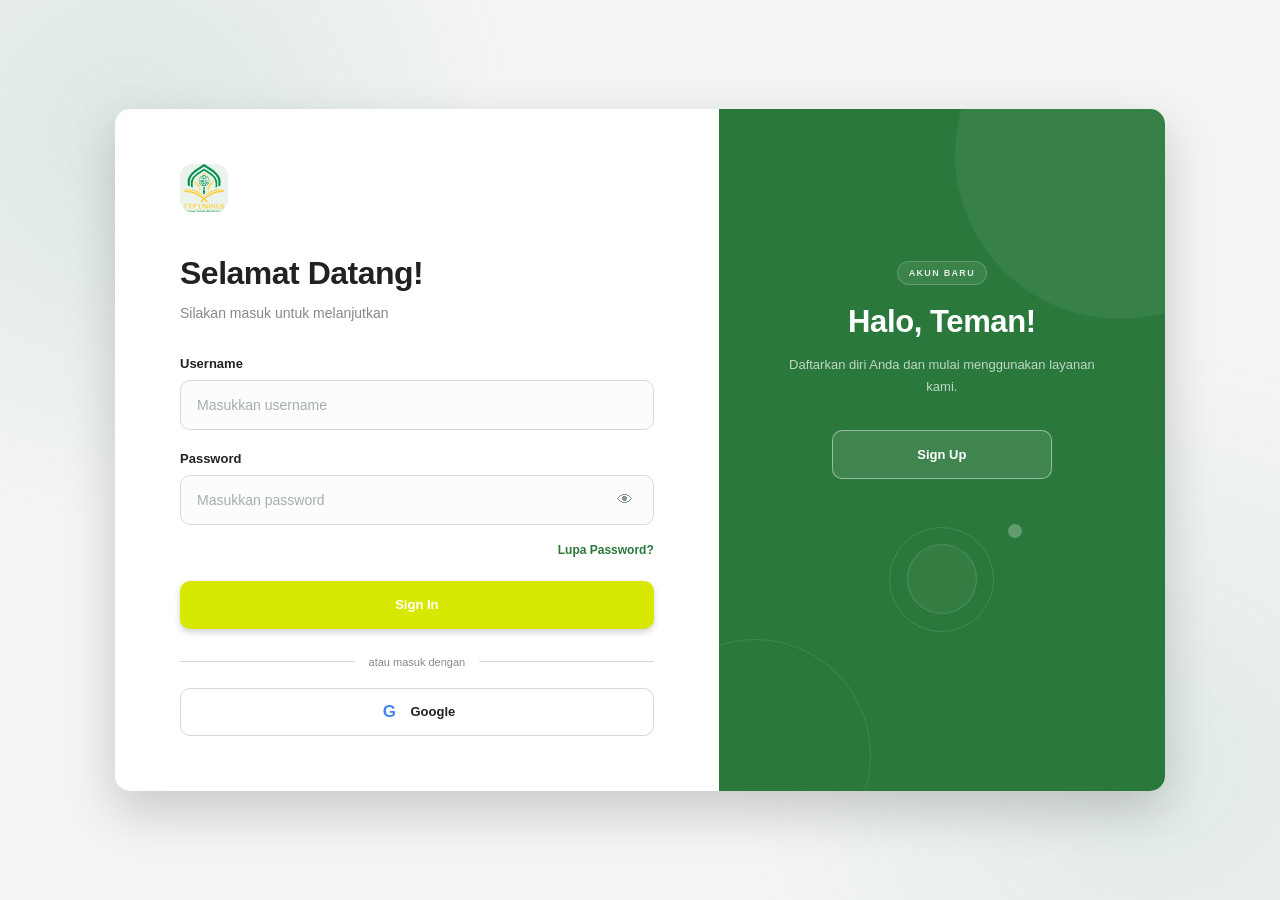
<file: index.html>
<!DOCTYPE html>
<html lang="id">

<head>
    <meta charset="UTF-8">
    <meta name="viewport" content="width=device-width, initial-scale=1.0">

    <title>Login - FTP UNINUS</title>

    <link rel="stylesheet" href="stylelogin.css">
</head>

<body>
    <main class="login-page">

        <div class="login-background"></div>
        <section class="login-container">
            <div class="login-card">
                <div class="login-form-section">
                    <div class="brand">
                        <a href="home.html" class="brand-logo">
                            <img src="logo.jpeg" alt="Logo">
                        </a>
                    </div>

                    <div class="form-header">
                        <h1>Selamat Datang!</h1>
                        <p>Silakan masuk untuk melanjutkan</p>
                    </div>

                    <form id="loginForm" class="login-form">
                        <div class="form-group">
                            <label for="username">
                                Username
                            </label>

                            <div class="input-wrapper">
                                <input
                                    type="text"
                                    id="username"
                                    name="username"
                                    placeholder="Masukkan username"
                                    autocomplete="username"
                                    required
                                >

                            </div>
                        </div>

                        <div class="form-group">
                            <label for="password">
                                Password
                            </label>
                            <div class="input-wrapper">
                                <input
                                    type="password"
                                    id="password"
                                    name="password"
                                    placeholder="Masukkan password"
                                    autocomplete="current-password"
                                    required
                                >
                                <button
                                    type="button"
                                    class="password-toggle"
                                    id="passwordToggle"
                                    aria-label="Tampilkan password"
                                >
                                    <span class="eye-icon">👁</span>
                                </button>
                            </div>
                        </div>

                        <div class="form-options">
                            <a
                                href="#"
                                class="forgot-password"
                                id="forgotPassword"
                            >
                                Lupa Password?
                            </a>
                        </div>

                        <button
                            type="submit"
                            class="btn-login"
                        >
                            <span>Sign In</span>
                        </button>
                    </form>

                    <div class="divider">
                        <span>atau masuk dengan</span>
                    </div>

                    <button
                        type="button"
                        class="google-login"
                        id="googleLogin"
                    >
                        <span class="google-icon">G</span>
                        <span>Google</span>
                    </button>

                    <p class="mobile-register">
                        Belum memiliki akun?
                        <a href="register.html">
                            Daftar sekarang
                        </a>
                    </p>
                </div>


                <div class="register-section">
                    <div class="register-content">
                        <div class="register-header">
                            <span class="register-badge">
                                AKUN BARU
                            </span>
                            <h2>Halo, Teman!</h2>
                            <p>
                                Daftarkan diri Anda dan mulai
                                menggunakan layanan kami.
                            </p>
                        </div>

                        <a
                            href="register.html"
                            class="btn-register"
                        >
                            <span>Sign Up</span>
                        </a>

                        <div class="register-decoration">
                            <div class="decoration-circle circle-one"></div>
                            <div class="decoration-circle circle-two"></div>
                            <div class="decoration-circle circle-three"></div>
                        </div>
                    </div>
                </div>
            </div>
        </section>
    </main>

    <script>
        const loginForm =
            document.getElementById("loginForm");
        const usernameInput =
            document.getElementById("username");
        const passwordInput =
            document.getElementById("password");
        const passwordToggle =
            document.getElementById("passwordToggle");
        const forgotPassword =
            document.getElementById("forgotPassword");
        const googleLogin =
            document.getElementById("googleLogin");

        passwordToggle.addEventListener(
            "click",
            function () {
                if (passwordInput.type === "password") {
                    passwordInput.type = "text";
                    passwordToggle.classList.add("active");
                    passwordToggle.setAttribute(
                        "aria-label",
                        "Sembunyikan password"
                    );
                } else {
                    passwordInput.type = "password";
                    passwordToggle.classList.remove("active");
                    passwordToggle.setAttribute(
                        "aria-label",
                        "Tampilkan password"
                    );
                }
            }
        );

        loginForm.addEventListener(
            "submit",
            function (event) {
                event.preventDefault();
                const username =
                    usernameInput.value.trim();
                const password =
                    passwordInput.value;

                if (
                    username === "admin" &&
                    password === "admin123"
                ) {
                    window.location.href =
                        "home-admin.html";
                    return;
                }

                if (
                    username === "user" &&
                    password === "user123"
                ) {
                    window.location.href =
                        "home.html";
                    return;
                }

                const registeredUsers =
                    JSON.parse(localStorage.getItem("registeredUsers") || "[]");
                const registeredUser = registeredUsers.find(
                    user => user.username === username && user.password === password
                );

                if (registeredUser) {
                    window.location.href = "home.html";
                    return;
                }

                alert(
                    "Username atau password salah."
                );
                passwordInput.value = "";
                passwordInput.focus();
            }
        );

        forgotPassword.addEventListener(
            "click",
            function (event) {
                event.preventDefault();
                alert(
                    "Fitur lupa password belum tersedia pada versi demo."
                );
            }
        );

        googleLogin.addEventListener(
            "click",
            function () {
                alert(
                    "Login Google belum tersedia pada versi demo."
                );
            }
        );
    </script>
</body>
</html>
</file>
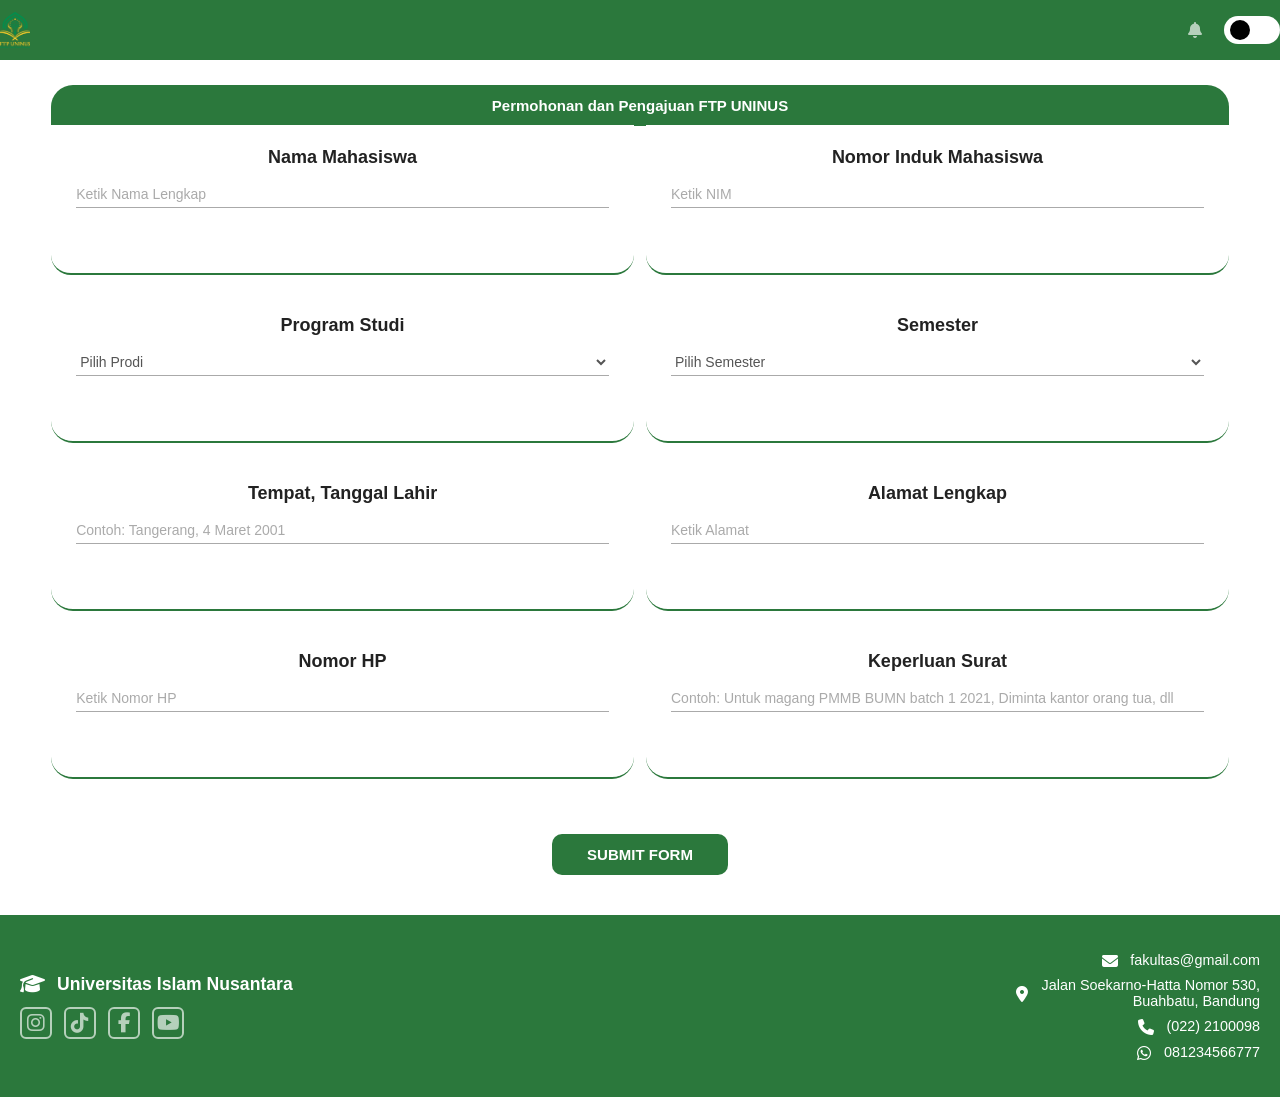
<file: form.html>
<!DOCTYPE html>
<html lang="id">
<head>
    <meta charset="UTF-8">
    <meta name="viewport" content="width=device-width, initial-scale=1.0">
    <title>Permohonan Keterangan Aktif - FTP UNINUS</title>

    <link rel="stylesheet" href="https://cdnjs.cloudflare.com/ajax/libs/font-awesome/6.4.0/css/all.min.css">
    <link rel="stylesheet" href="style.css">
    <link rel="stylesheet" href="styleform.css">
    <link rel="stylesheet" href="site-shell.css">

</head>
<body>

    <header class="navbar">
        <div class="navbar-brand">
             <a href="home.html"><img src="logo.jpeg" alt="FTP UNINUS Logo"></a>
        </div>
        <div class="navbar-actions">
            <div class="notification-icon">
                <i class="fa-solid fa-bell"></i>
            </div>
            <div class="theme-toggle">
                <div class="toggle-circle"></div>
            </div>
        </div>
    </header>


    <main class="main-content">
        <form id="applicationForm" novalidate>
        <div class="form-wrapper">

            <div class="title">
                Permohonan dan Pengajuan FTP UNINUS
            </div>

            <div class="form">

                <div class="form-card">
                    <label for="studentName">Nama Mahasiswa</label>

                    <input 
                        id="studentName"
                        name="studentName"
                        type="text"
                        required
                        placeholder="Ketik Nama Lengkap">
                </div>

                <div class="form-card">
                    <label for="studentId">Nomor Induk Mahasiswa</label>

                    <input
                        id="studentId"
                        name="studentId"
                        type="text"
                        required
                        placeholder="Ketik NIM"> 
                </div>

                <div class="form-card">
                    <label for="studyProgram">Program Studi</label>

                    <select id="studyProgram" name="studyProgram" required>
                        <option value="">
                            Pilih Prodi
                        </option>
                        <option>
                            Agroteknologi
                        </option>
                        <option>
                            Teknik Elektro 
                        </option>
                        <option>
                            Teknik Industri
                        </option>
                        <option>
                            Teknik Informatika
                        </option>
                    </select>
                </div>

                <div class="form-card">
                    <label for="semester">Semester</label>

                    <select id="semester" name="semester" required>
                        <option value="">
                            Pilih Semester
                        </option>
                        <option>
                            Semester 1
                        </option>
                        <option>
                            Semester 2
                        </option>
                        <option>
                            Semester 3
                        </option>
                        <option>
                            Semester 4
                        </option>
                        <option>
                            Semester 5
                        </option>
                        <option>
                            Semester 6
                        </option>
                        <option>
                            Semester 7
                        </option>
                        <option>
                            Semester 8
                        </option>
                    </select>
                </div>

                <div class="form-card">
                    <label for="birthDetails">Tempat, Tanggal Lahir</label>

                    <input 
                        id="birthDetails"
                        name="birthDetails"
                        type="text"
                        required
                        placeholder="Contoh: Tangerang, 4 Maret 2001">
                </div>

                <div class="form-card">
                    <label for="address">Alamat Lengkap</label>

                    <input
                        id="address"
                        name="address"
                        type="text"
                        required
                        placeholder="Ketik Alamat">
                </div>

                <div class="form-card">
                    <label for="phone">Nomor HP</label>

                    <input
                        id="phone"
                        name="phone"
                        type="tel"
                        required
                        placeholder="Ketik Nomor HP">
                </div>

                <div class="form-card">
                    <label for="purpose">Keperluan Surat</label>

                    <input
                        id="purpose"
                        name="purpose"
                        type="text"
                        required
                        placeholder="Contoh: Untuk magang PMMB BUMN batch 1 2021, Diminta kantor orang tua, dll">
                </div>
            </div>
        </div>

        <div class="submit">
            <button class="btn btn-primary" type="submit">SUBMIT FORM</button>
        </div>
        </form>
    </main>


    <footer class="footer">
        <div class="footer-left">
            <div class="brand-title">
                <i class="fa-solid fa-graduation-cap"></i>
                <span>Universitas Islam Nusantara</span>
            </div>
            <div class="social-icons">
                <span class="social-link" aria-label="Instagram belum tersedia"><i class="fa-brands fa-instagram"></i></span>
                <span class="social-link" aria-label="TikTok belum tersedia"><i class="fa-brands fa-tiktok"></i></span>
                <span class="social-link" aria-label="Facebook belum tersedia"><i class="fa-brands fa-facebook-f"></i></span>
                <span class="social-link" aria-label="YouTube belum tersedia"><i class="fa-brands fa-youtube"></i></span>
            </div>
        </div>

        <div class="footer-right">
            <div class="info-item">
                <i class="fa-solid fa-envelope"></i>
                <a href="mailto:fakultas@gmail.com">fakultas@gmail.com</a>
            </div>
            <div class="info-item">
                <i class="fa-solid fa-location-dot"></i>
                <span>Jalan Soekarno-Hatta Nomor 530,<br>Buahbatu, Bandung</span>
            </div>
            <div class="info-item">
                <i class="fa-solid fa-phone"></i>
                <span>(022) 2100098</span>
            </div>
            <div class="info-item">
                <i class="fa-brands fa-whatsapp"></i>
                <span>081234566777</span>
            </div>
        </div>
    </footer>
    <script src="site.js"></script>
    <script src="form.js"></script>
</body>
</html>
</file>
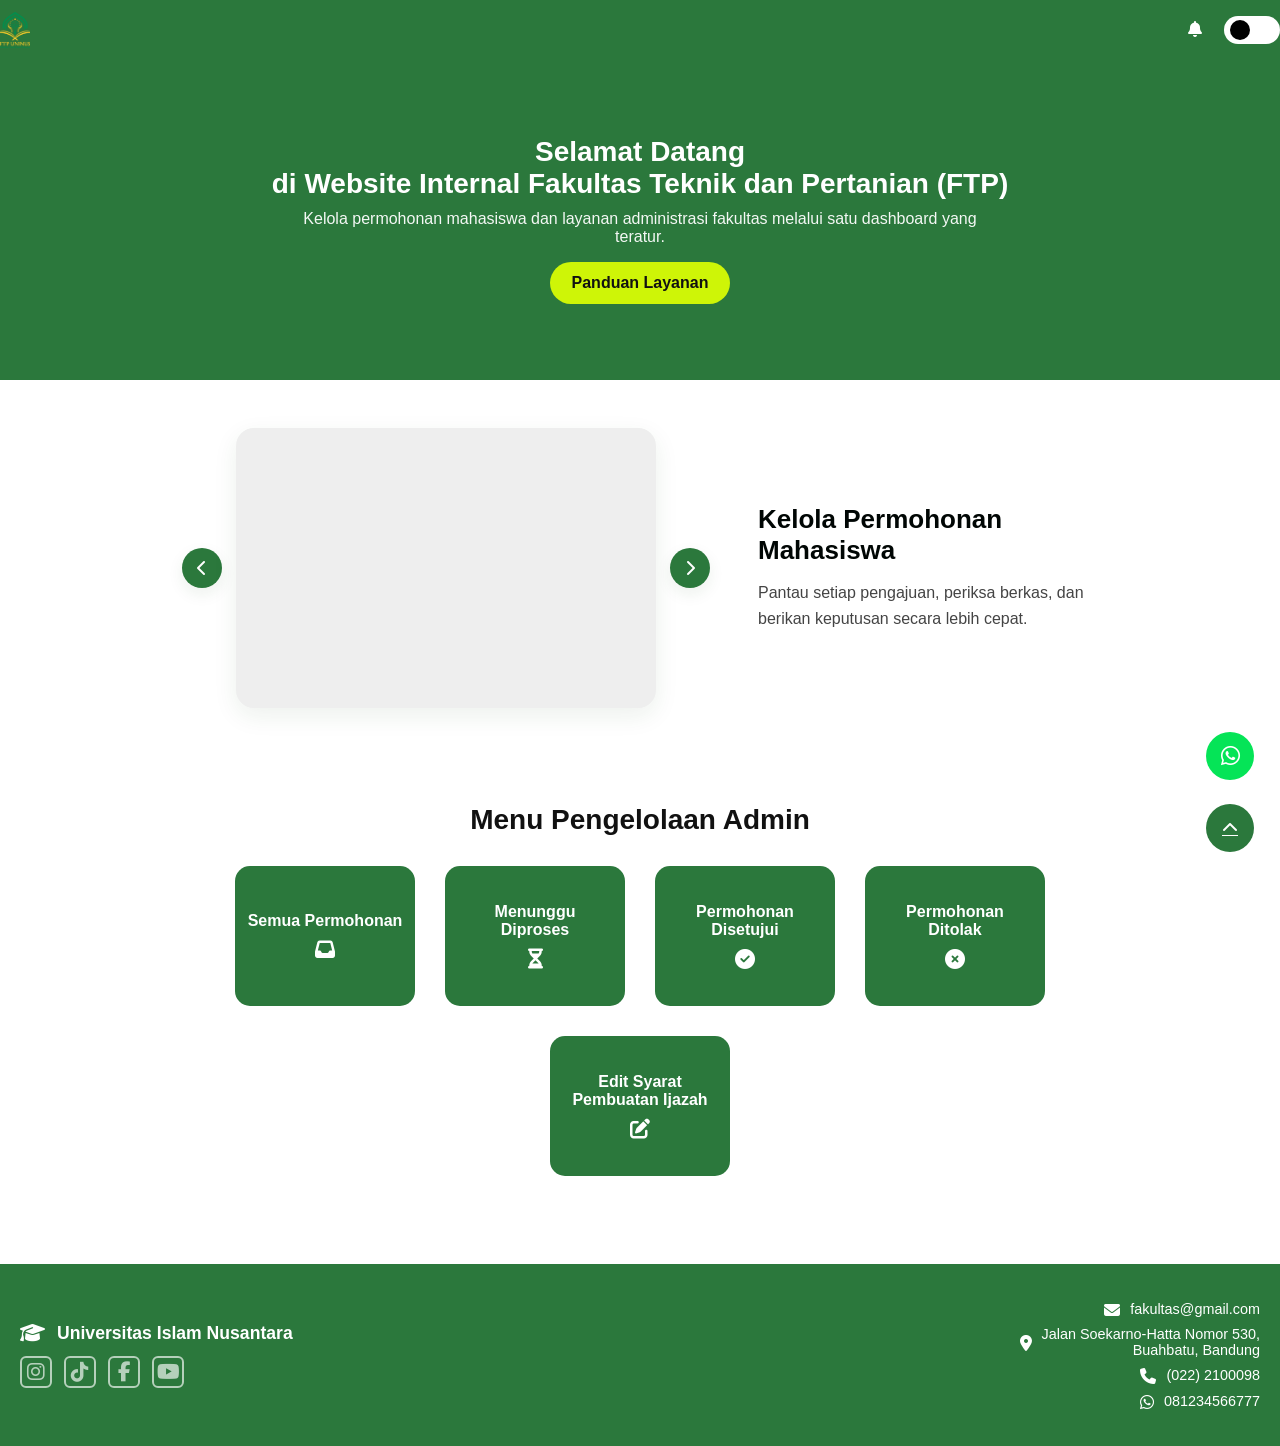
<file: home-admin.html>
<!doctype html>
<html lang="id">
  <head>
    <meta charset="UTF-8" />
    <meta name="viewport" content="width=device-width, initial-scale=1.0" />
    <title>Dashboard FTP - Admin</title>

    <link
      rel="stylesheet"
      href="https://cdnjs.cloudflare.com/ajax/libs/font-awesome/6.4.0/css/all.min.css"
    />
    <link rel="stylesheet" href="dashboardadmin.css" />
    <link rel="stylesheet" href="site-shell.css" />
  </head>
  <body>
    <header class="navbar">
      <div class="navbar-brand">
        <a href="home-admin.html"><img src="logo.jpeg" alt="FTP UNINUS Logo" /></a>
      </div>
      <div class="navbar-actions">
        <div class="notification-icon">
          <i class="fa-solid fa-bell"></i>
        </div>
        <div class="theme-toggle">
          <div class="toggle-circle"></div>
        </div>
      </div>
    </header>

    <main class="main-content">
      <section class="hero">
        <div class="hero-overlay">
          <div class="hero-content">
            <h1>Selamat Datang<br />di Website Internal Fakultas Teknik dan Pertanian (FTP)</h1>

            <p>
              Kelola permohonan mahasiswa dan layanan administrasi fakultas
              melalui satu dashboard yang teratur.
            </p>

            <a class="cta" href="panduan-layanan.html?admin=1">Panduan Layanan</a>
          </div>
        </div>
      </section>

      <section class="slider-section">
        <div class="slider">
          <button class="slide-btn left">
            <i class="fa-solid fa-chevron-left"></i>
          </button>

          <div class="slide-image"></div>

          <button class="slide-btn right">
            <i class="fa-solid fa-chevron-right"></i>
          </button>
        </div>

        <div class="slider-text">
          <h2>Kelola Permohonan<br />Mahasiswa</h2>

          <p>
            Pantau setiap pengajuan, periksa berkas, dan berikan keputusan
            secara lebih cepat.
          </p>
        </div>
      </section>

      <section class="menu-section">
        <h2>Menu Pengelolaan Admin</h2>

        <div class="menu-grid">
          <a class="menu-card" href="kotak_masuk_admin.html">
            <h4>Semua Permohonan</h4>
            <i class="fa-solid fa-inbox"></i>
          </a>

          <a class="menu-card" href="kotak_masuk_admin.html?status=waiting">
            <h4>Menunggu<br />Diproses</h4>
            <i class="fa-solid fa-hourglass-half"></i>
          </a>

          <a class="menu-card" href="kotak_masuk_admin.html?status=approved">
            <h4>Permohonan<br />Disetujui</h4>
            <i class="fa-solid fa-circle-check"></i>
          </a>

          <a class="menu-card" href="kotak_masuk_admin.html?status=rejected">
            <h4>Permohonan<br />Ditolak</h4>
            <i class="fa-solid fa-circle-xmark"></i>
          </a>

          <a class="menu-card" href="syarat-ijazah.html?admin=1">
            <h4>Edit Syarat<br />Pembuatan Ijazah</h4>
            <i class="fa-solid fa-pen-to-square"></i>
          </a>
        </div>
      </section>

      <a href="#" class="wa-button">
        <i class="fa-brands fa-whatsapp"></i>
      </a>

      <a href="#" class="top-button">
        <i class="fa-solid fa-chevron-up"></i>
      </a>
    </main>

    <footer class="footer">
      <div class="footer-left">
        <div class="brand-title">
          <i class="fa-solid fa-graduation-cap"></i>
          <span>Universitas Islam Nusantara</span>
        </div>
        <div class="social-icons">
          <span class="social-link" aria-label="Instagram belum tersedia"><i class="fa-brands fa-instagram"></i></span>
          <span class="social-link" aria-label="TikTok belum tersedia"><i class="fa-brands fa-tiktok"></i></span>
          <span class="social-link" aria-label="Facebook belum tersedia"><i class="fa-brands fa-facebook-f"></i></span>
          <span class="social-link" aria-label="YouTube belum tersedia"><i class="fa-brands fa-youtube"></i></span>
        </div>
      </div>
      <div class="footer-right">
        <div class="info-item">
          <i class="fa-solid fa-envelope"></i>
          <a href="mailto:fakultas@gmail.com">fakultas@gmail.com</a>
        </div>
        <div class="info-item">
          <i class="fa-solid fa-location-dot"></i>
          <span>Jalan Soekarno-Hatta Nomor 530,<br />Buahbatu, Bandung</span>
        </div>
        <div class="info-item">
          <i class="fa-solid fa-phone"></i>
          <span>(022) 2100098</span>
        </div>
        <div class="info-item">
          <i class="fa-brands fa-whatsapp"></i>
          <span>081234566777</span>
        </div>
      </div>
    </footer>
    <script src="site.js"></script>
  </body>
</html>
</file>
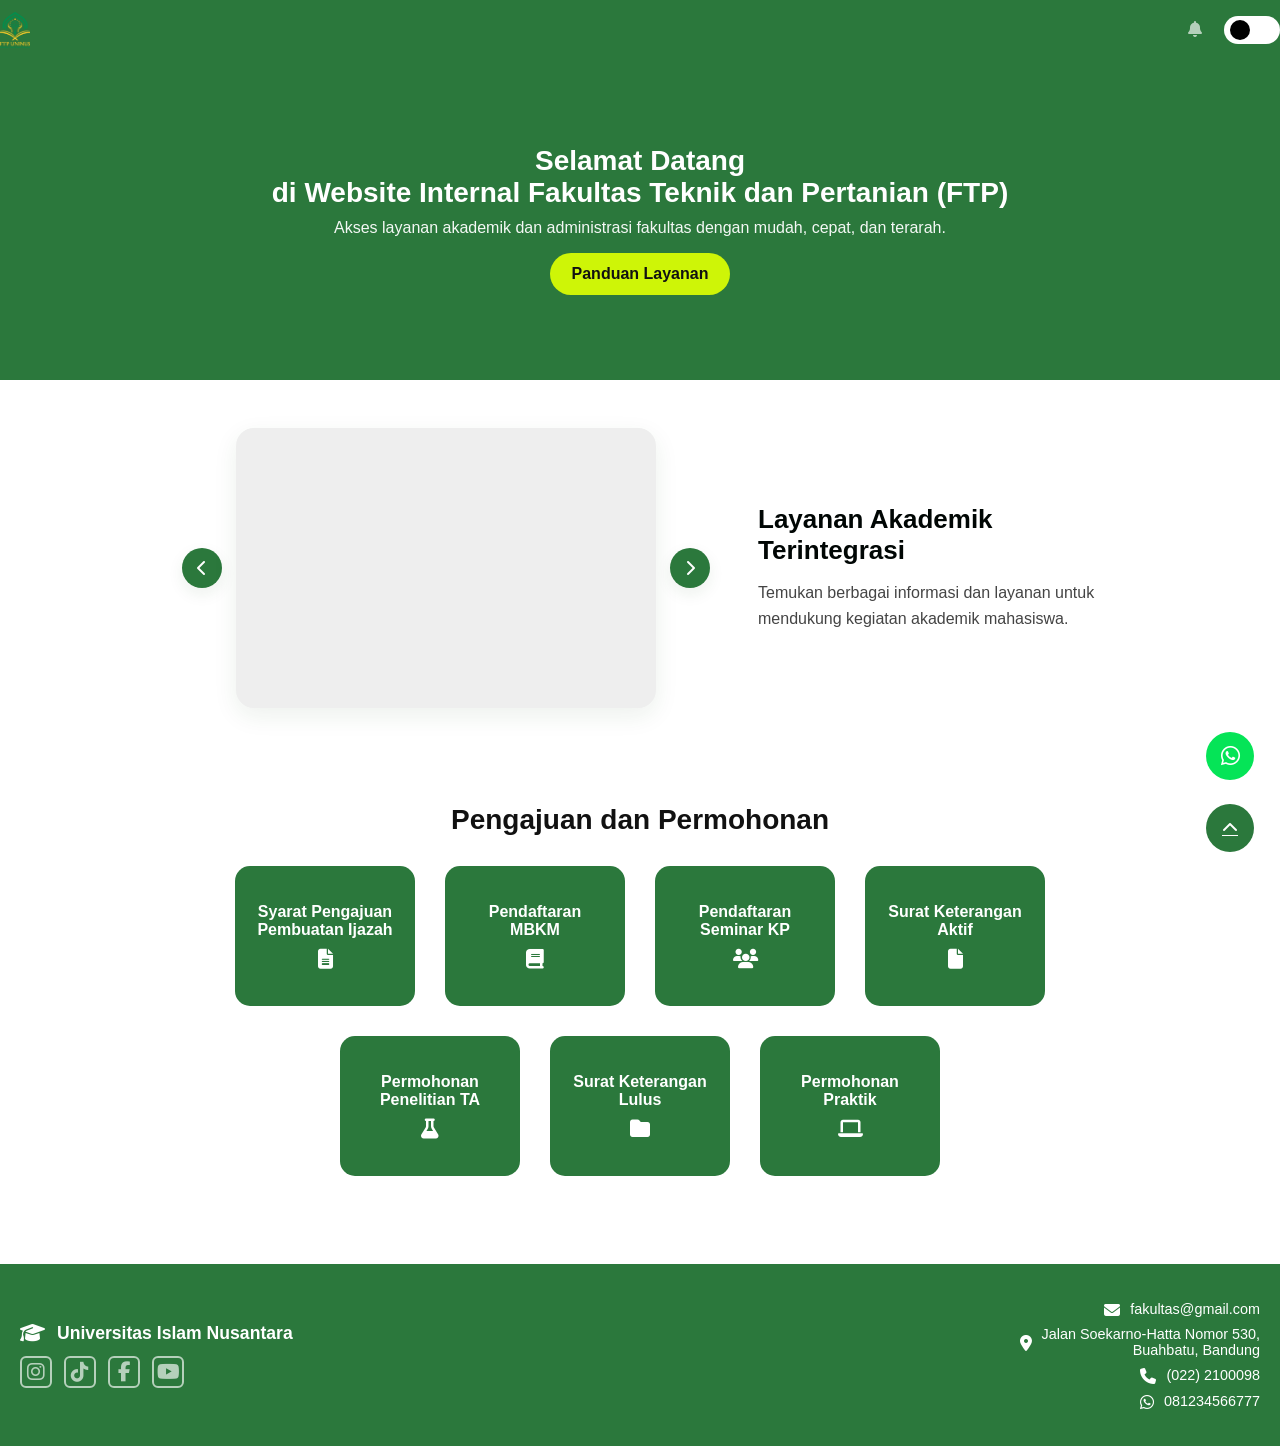
<file: home.html>
<!DOCTYPE html>
<html lang="id">
<head>
    <meta charset="UTF-8">
    <meta name="viewport" content="width=device-width, initial-scale=1.0">
    <title>Website Internal FTP UNINUS</title>

    <link rel="stylesheet" href="https://cdnjs.cloudflare.com/ajax/libs/font-awesome/6.4.0/css/all.min.css">
    <link rel="stylesheet" href="dashboardadmin.css">
    <link rel="stylesheet" href="site-shell.css">


</head>
<body>

    <header class="navbar">
        <div class="navbar-brand">
            <a href="home.html"><img src="logo.jpeg" alt="FTP UNINUS Logo"></a>
        </div>
        <div class="navbar-actions">
            <div class="notification-icon">
                <i class="fa-solid fa-bell"></i>
            </div>
            <div class="theme-toggle">
                <div class="toggle-circle"></div>
            </div>
        </div>
    </header>


    <main class="main-content">
        <section class="hero">
            <div class="hero-overlay">
                <div class="hero-content">
                    <h1>Selamat Datang<br>di Website Internal Fakultas Teknik dan Pertanian (FTP)</h1>
                    <p>
                        Akses layanan akademik dan administrasi fakultas
                        dengan mudah, cepat, dan terarah.
                    </p>
                    <a class="cta" href="panduan-layanan.html">Panduan Layanan</a>
                </div>
            </div>
        </section>

        <section class="slider-section">
            <div class="slider">
                <button class="slide-btn left">
                    <i class="fa-solid fa-chevron-left"></i>
                </button>
                <div class="slide-image"></div>
                <button class="slide-btn right">
                    <i class="fa-solid fa-chevron-right"></i>
                </button>
            </div>
            <div class="slider-text">
                <h2>Layanan Akademik<br>Terintegrasi</h2>
                <p>
                    Temukan berbagai informasi dan layanan untuk mendukung
                    kegiatan akademik mahasiswa.
                </p>
            </div>
        </section>

        <section class="menu-section">
            <h2>Pengajuan dan Permohonan</h2>
            <div class="menu-grid">
                <a class="menu-card" href="syarat-ijazah.html">
                    <h4>Syarat Pengajuan<br>Pembuatan Ijazah</h4>
                    <i class="fa-solid fa-file-lines"></i>
                </a>
                <a class="menu-card" href="form.html">
                    <h4>Pendaftaran<br>MBKM</h4>
                    <i class="fa-solid fa-book"></i>
                </a>
                <a class="menu-card" href="form.html">
                    <h4>Pendaftaran<br>Seminar KP</h4>
                    <i class="fa-solid fa-users"></i>
                </a>
                <a class="menu-card" href="form.html">
                    <h4>Surat Keterangan<br>Aktif</h4>
                    <i class="fa-solid fa-file"></i>
                </a>
                <a class="menu-card" href="form.html">
                    <h4>Permohonan<br>Penelitian TA</h4>
                    <i class="fa-solid fa-flask"></i>
                </a>
                <a class="menu-card" href="form.html">
                    <h4>Surat Keterangan<br>Lulus</h4>
                    <i class="fa-solid fa-folder"></i>
                </a>
                <a class="menu-card" href="form.html">
                    <h4>Permohonan<br>Praktik</h4>
                    <i class="fa-solid fa-laptop"></i>
                </a>
            </div>
        </section>

        <a href="#" class="wa-button">
            <i class="fa-brands fa-whatsapp"></i>
        </a>
        <a href="#" class="top-button">
            <i class="fa-solid fa-chevron-up"></i>
        </a>
    </main>


    <footer class="footer">
        <div class="footer-left">
            <div class="brand-title">
                <i class="fa-solid fa-graduation-cap"></i>
                <span>Universitas Islam Nusantara</span>
            </div>
            <div class="social-icons">
                <span class="social-link" aria-label="Instagram belum tersedia"><i class="fa-brands fa-instagram"></i></span>
                <span class="social-link" aria-label="TikTok belum tersedia"><i class="fa-brands fa-tiktok"></i></span>
                <span class="social-link" aria-label="Facebook belum tersedia"><i class="fa-brands fa-facebook-f"></i></span>
                <span class="social-link" aria-label="YouTube belum tersedia"><i class="fa-brands fa-youtube"></i></span>
            </div>
        </div>

        <div class="footer-right">
            <div class="info-item">
                <i class="fa-solid fa-envelope"></i>
                <a href="mailto:fakultas@gmail.com">fakultas@gmail.com</a>
            </div>
            <div class="info-item">
                <i class="fa-solid fa-location-dot"></i>
                <span>Jalan Soekarno-Hatta Nomor 530,<br>Buahbatu, Bandung</span>
            </div>
            <div class="info-item">
                <i class="fa-solid fa-phone"></i>
                <span>(022) 2100098</span>
            </div>
            <div class="info-item">
                <i class="fa-brands fa-whatsapp"></i>
                <span>081234566777</span>
            </div>
        </div>
    </footer>
    <script src="site.js"></script>
</body>
</html>
</file>
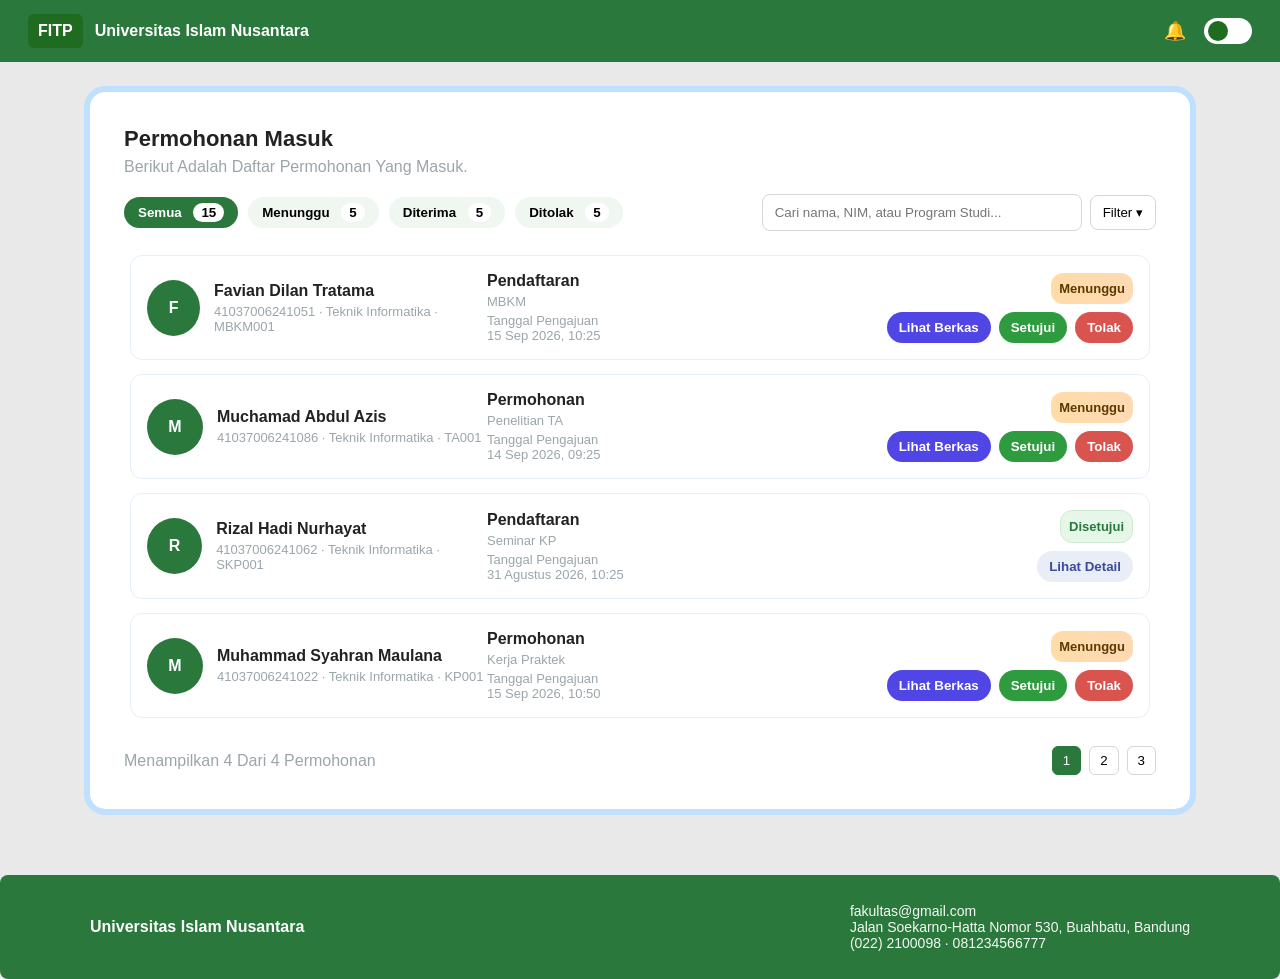
<file: kontak_masuk_admin.html>
<!doctype html>
<html lang="id">
  <head>
    <meta charset="utf-8" />
    <meta name="viewport" content="width=device-width, initial-scale=1" />
    <title>Kontak Masuk - Admin</title>
    <link rel="stylesheet" href="admin.css" />
  </head>
  <body>
    <header class="topbar">
      <div class="brand">
        <div class="logo">FITP</div>
        <div class="brand-text">Universitas Islam Nusantara</div>
      </div>
      <div class="actions">
        <button class="icon">🔔</button>
        <div class="switch"><span class="dot"></span></div>
      </div>
    </header>

    <main class="wrap">
      <section class="panel">
        <h1 class="panel-title">Permohonan Masuk</h1>
        <p class="panel-sub">Berikut Adalah Daftar Permohonan Yang Masuk.</p>

        <div class="controls">
          <div class="tabs">
            <button class="tab active">
              Semua <span class="count">15</span>
            </button>
            <button class="tab">Menunggu <span class="count">5</span></button>
            <button class="tab">Diterima <span class="count">5</span></button>
            <button class="tab">Ditolak <span class="count">5</span></button>
          </div>

          <div class="search-filter">
            <input
              type="search"
              placeholder="Cari nama, NIM, atau Program Studi..."
            />
            <button class="filter">Filter ▾</button>
          </div>
        </div>

        <div class="list">
          <!-- request item -->
          <article class="request">
            <div class="meta">
              <div class="avatar">F</div>
              <div class="info">
                <h3>Favian Dilan Tratama</h3>
                <div class="small">
                  41037006241051 · Teknik Informatika · MBKM001
                </div>
              </div>
            </div>
            <div class="details">
              <div class="doc">
                <div>
                  <strong>Pendaftaran</strong>
                  <div class="small">MBKM</div>
                </div>
                <div class="small">
                  Tanggal Pengajuan<br />15 Sep 2026, 10:25
                </div>
              </div>
              <div class="actions-right">
                <span class="badge waiting">Menunggu</span>
                <div class="btns">
                  <button class="btn view">Lihat Berkas</button>
                  <button class="btn accept">Setujui</button>
                  <button class="btn reject">Tolak</button>
                </div>
              </div>
            </div>
          </article>

          <!-- duplicate items for demo -->
          <article class="request">
            <div class="meta">
              <div class="avatar">M</div>
              <div class="info">
                <h3>Muchamad Abdul Azis</h3>
                <div class="small">
                  41037006241086 · Teknik Informatika · TA001
                </div>
              </div>
            </div>
            <div class="details">
              <div class="doc">
                <div>
                  <strong>Permohonan</strong>
                  <div class="small">Penelitian TA</div>
                </div>
                <div class="small">
                  Tanggal Pengajuan<br />14 Sep 2026, 09:25
                </div>
              </div>
              <div class="actions-right">
                <span class="badge waiting">Menunggu</span>
                <div class="btns">
                  <button class="btn view">Lihat Berkas</button>
                  <button class="btn accept">Setujui</button>
                  <button class="btn reject">Tolak</button>
                </div>
              </div>
            </div>
          </article>

          <article class="request approved">
            <div class="meta">
              <div class="avatar">R</div>
              <div class="info">
                <h3>Rizal Hadi Nurhayat</h3>
                <div class="small">
                  41037006241062 · Teknik Informatika · SKP001
                </div>
              </div>
            </div>
            <div class="details">
              <div class="doc">
                <div>
                  <strong>Pendaftaran</strong>
                  <div class="small">Seminar KP</div>
                </div>
                <div class="small">
                  Tanggal Pengajuan<br />31 Agustus 2026, 10:25
                </div>
              </div>
              <div class="actions-right">
                <span class="badge approved">Disetujui</span>
                <div class="btns">
                  <button class="btn detail">Lihat Detail</button>
                </div>
              </div>
            </div>
          </article>

          <article class="request">
            <div class="meta">
              <div class="avatar">M</div>
              <div class="info">
                <h3>Muhammad Syahran Maulana</h3>
                <div class="small">
                  41037006241022 · Teknik Informatika · KP001
                </div>
              </div>
            </div>
            <div class="details">
              <div class="doc">
                <div>
                  <strong>Permohonan</strong>
                  <div class="small">Kerja Praktek</div>
                </div>
                <div class="small">
                  Tanggal Pengajuan<br />15 Sep 2026, 10:50
                </div>
              </div>
              <div class="actions-right">
                <span class="badge waiting">Menunggu</span>
                <div class="btns">
                  <button class="btn view">Lihat Berkas</button>
                  <button class="btn accept">Setujui</button>
                  <button class="btn reject">Tolak</button>
                </div>
              </div>
            </div>
          </article>
        </div>

        <div class="pagination">
          Menampilkan 4 Dari 4 Permohonan
          <div class="pills">
            <button class="p active">1</button><button class="p">2</button
            ><button class="p">3</button>
          </div>
        </div>
      </section>
    </main>

    <footer class="site-footer">
      <div class="footer-inner">
        <div class="brand-footer">Universitas Islam Nusantara</div>
        <div class="contacts">
          <div>fakultas@gmail.com</div>
          <div>Jalan Soekarno-Hatta Nomor 530, Buahbatu, Bandung</div>
          <div>(022) 2100098 · 081234566777</div>
        </div>
      </div>
    </footer>
  </body>
</html>
</file>
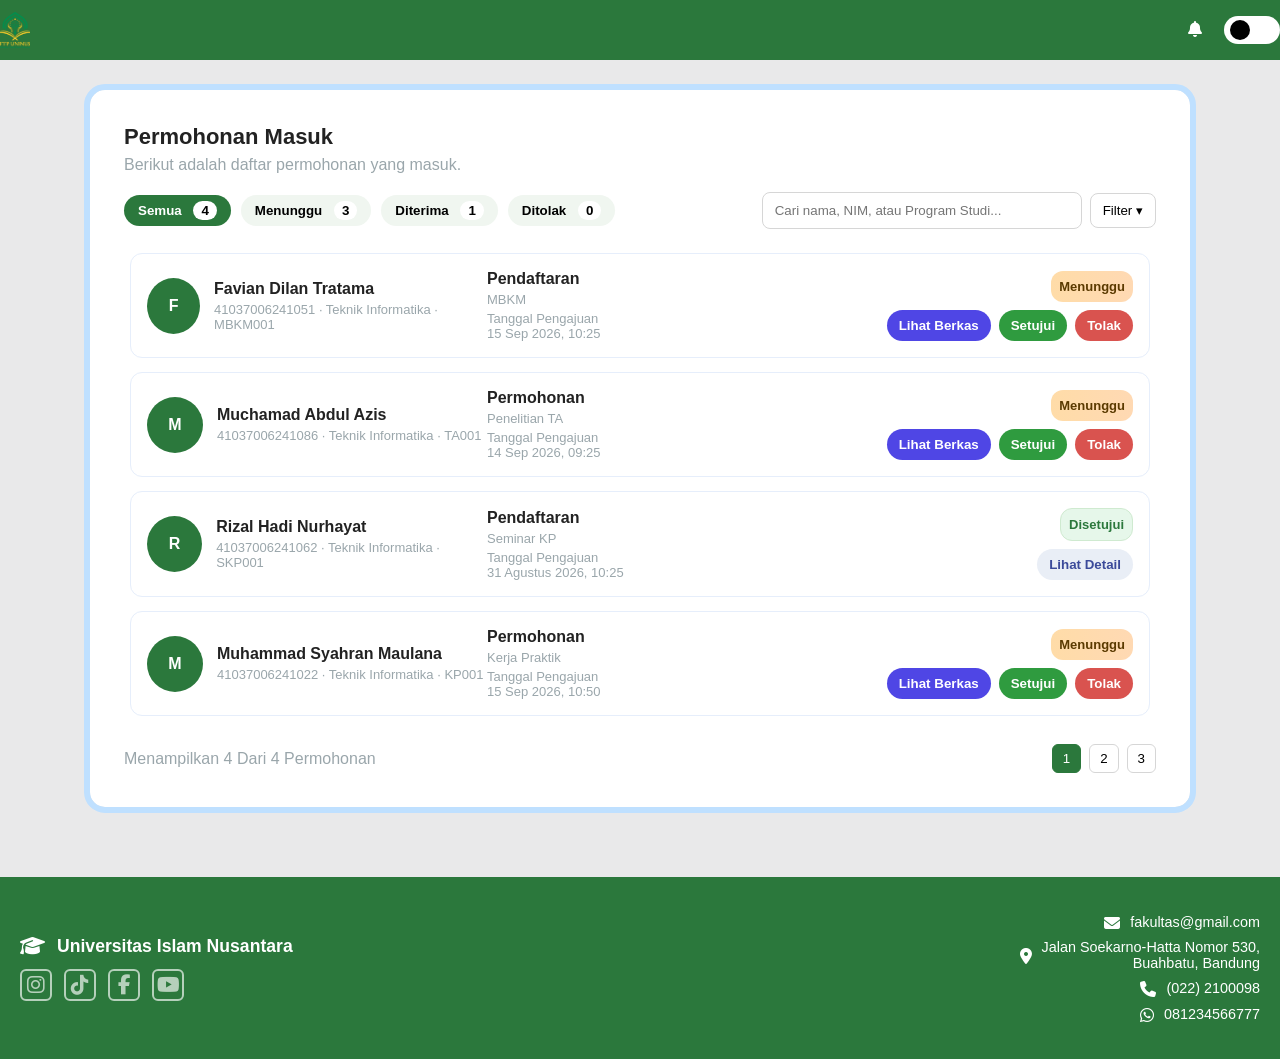
<file: kotak_masuk_admin.html>
<!doctype html>
<html lang="id">
  <head>
    <meta charset="utf-8" />
    <meta name="viewport" content="width=device-width, initial-scale=1" />
    <title>Kotak Masuk - Admin</title>
    <link
      rel="stylesheet"
      href="https://cdnjs.cloudflare.com/ajax/libs/font-awesome/6.4.0/css/all.min.css"
    />
    <link rel="stylesheet" href="admin.css" />
    <link rel="stylesheet" href="site-shell.css" />
  </head>
  <body>
    <header class="navbar">
      <div class="navbar-brand">
        <a href="home-admin.html"><img src="logo.jpeg" alt="FTP UNINUS Logo" /></a>
      </div>
      <div class="navbar-actions">
        <div class="notification-icon">
          <i class="fa-solid fa-bell"></i>
        </div>
        <div class="theme-toggle">
          <div class="toggle-circle"></div>
        </div>
      </div>
    </header>

    <main class="wrap">
      <section class="panel">
        <h1 class="panel-title">Permohonan Masuk</h1>
        <p class="panel-sub">Berikut adalah daftar permohonan yang masuk.</p>

        <div class="controls">
          <div class="tabs">
            <button class="tab active" type="button" data-status="all">
              Semua <span class="count">4</span>
            </button>
            <button class="tab" type="button" data-status="waiting">Menunggu <span class="count">3</span></button>
            <button class="tab" type="button" data-status="approved">Diterima <span class="count">1</span></button>
            <button class="tab" type="button" data-status="rejected">Ditolak <span class="count">0</span></button>
          </div>

          <div class="search-filter">
            <input
              type="search"
              placeholder="Cari nama, NIM, atau Program Studi..."
            />
            <button class="filter" type="button">Filter ▾</button>
          </div>
        </div>

        <div class="list">
          <article class="request">
            <div class="meta">
              <div class="avatar">F</div>
              <div class="info">
                <h3>Favian Dilan Tratama</h3>
                <div class="small">
                  41037006241051 · Teknik Informatika · MBKM001
                </div>
              </div>
            </div>
            <div class="details">
              <div class="doc">
                <div>
                  <strong>Pendaftaran</strong>
                  <div class="small">MBKM</div>
                </div>
                <div class="small">
                  Tanggal Pengajuan<br />15 Sep 2026, 10:25
                </div>
              </div>
              <div class="actions-right">
                <span class="badge waiting">Menunggu</span>
                <div class="btns">
                  <button class="btn view" type="button">Lihat Berkas</button>
                  <button class="btn accept" type="button">Setujui</button>
                  <button class="btn reject" type="button">Tolak</button>
                </div>
              </div>
            </div>
          </article>

          <article class="request">
            <div class="meta">
              <div class="avatar">M</div>
              <div class="info">
                <h3>Muchamad Abdul Azis</h3>
                <div class="small">
                  41037006241086 · Teknik Informatika · TA001
                </div>
              </div>
            </div>
            <div class="details">
              <div class="doc">
                <div>
                  <strong>Permohonan</strong>
                  <div class="small">Penelitian TA</div>
                </div>
                <div class="small">
                  Tanggal Pengajuan<br />14 Sep 2026, 09:25
                </div>
              </div>
              <div class="actions-right">
                <span class="badge waiting">Menunggu</span>
                <div class="btns">
                  <button class="btn view" type="button">Lihat Berkas</button>
                  <button class="btn accept" type="button">Setujui</button>
                  <button class="btn reject" type="button">Tolak</button>
                </div>
              </div>
            </div>
          </article>

          <article class="request approved">
            <div class="meta">
              <div class="avatar">R</div>
              <div class="info">
                <h3>Rizal Hadi Nurhayat</h3>
                <div class="small">
                  41037006241062 · Teknik Informatika · SKP001
                </div>
              </div>
            </div>
            <div class="details">
              <div class="doc">
                <div>
                  <strong>Pendaftaran</strong>
                  <div class="small">Seminar KP</div>
                </div>
                <div class="small">
                  Tanggal Pengajuan<br />31 Agustus 2026, 10:25
                </div>
              </div>
              <div class="actions-right">
                <span class="badge approved">Disetujui</span>
                <div class="btns">
                  <button class="btn detail" type="button">Lihat Detail</button>
                </div>
              </div>
            </div>
          </article>

          <article class="request">
            <div class="meta">
              <div class="avatar">M</div>
              <div class="info">
                <h3>Muhammad Syahran Maulana</h3>
                <div class="small">
                  41037006241022 · Teknik Informatika · KP001
                </div>
              </div>
            </div>
            <div class="details">
              <div class="doc">
                <div>
                  <strong>Permohonan</strong>
                  <div class="small">Kerja Praktik</div>
                </div>
                <div class="small">
                  Tanggal Pengajuan<br />15 Sep 2026, 10:50
                </div>
              </div>
              <div class="actions-right">
                <span class="badge waiting">Menunggu</span>
                <div class="btns">
                  <button class="btn view" type="button">Lihat Berkas</button>
                  <button class="btn accept" type="button">Setujui</button>
                  <button class="btn reject" type="button">Tolak</button>
                </div>
              </div>
            </div>
          </article>
        </div>

        <div class="pagination">
          Menampilkan 4 Dari 4 Permohonan
          <div class="pills">
            <button class="p active" type="button">1</button><button class="p" type="button">2</button
            ><button class="p" type="button">3</button>
          </div>
        </div>
      </section>
    </main>

    <footer class="footer">
      <div class="footer-left">
        <div class="brand-title">
          <i class="fa-solid fa-graduation-cap"></i>
          <span>Universitas Islam Nusantara</span>
        </div>
        <div class="social-icons">
          <span class="social-link" aria-label="Instagram belum tersedia"><i class="fa-brands fa-instagram"></i></span>
          <span class="social-link" aria-label="TikTok belum tersedia"><i class="fa-brands fa-tiktok"></i></span>
          <span class="social-link" aria-label="Facebook belum tersedia"><i class="fa-brands fa-facebook-f"></i></span>
          <span class="social-link" aria-label="YouTube belum tersedia"><i class="fa-brands fa-youtube"></i></span>
        </div>
      </div>
      <div class="footer-right">
        <div class="info-item">
          <i class="fa-solid fa-envelope"></i>
          <a href="mailto:fakultas@gmail.com">fakultas@gmail.com</a>
        </div>
        <div class="info-item">
          <i class="fa-solid fa-location-dot"></i>
          <span>Jalan Soekarno-Hatta Nomor 530,<br />Buahbatu, Bandung</span>
        </div>
        <div class="info-item">
          <i class="fa-solid fa-phone"></i>
          <span>(022) 2100098</span>
        </div>
        <div class="info-item">
          <i class="fa-brands fa-whatsapp"></i>
          <span>081234566777</span>
        </div>
      </div>
    </footer>
    <script src="site.js"></script>
    <script src="admin-inbox.js"></script>
  </body>
</html>
</file>
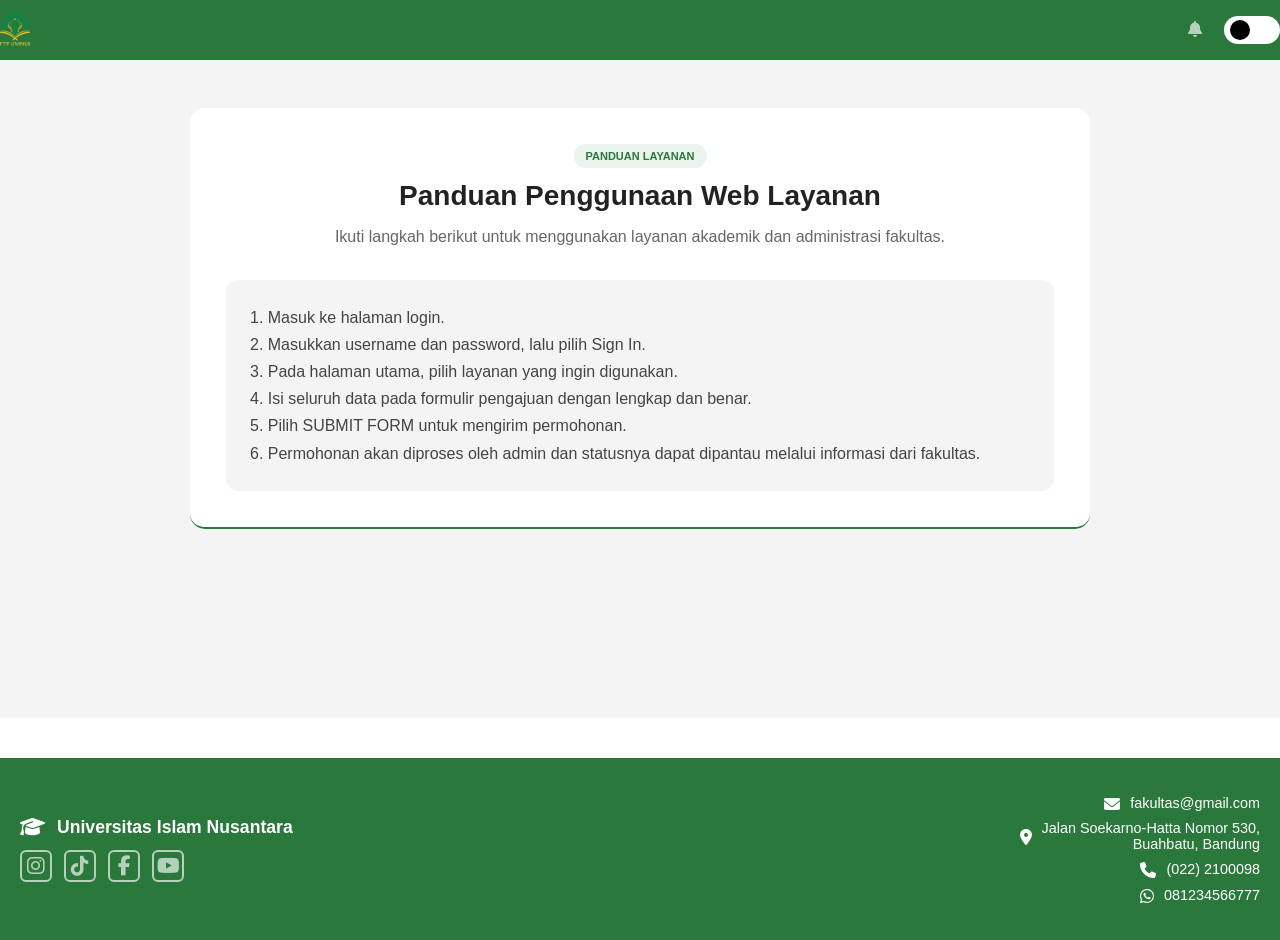
<file: panduan-layanan.html>
<!DOCTYPE html>
<html lang="id">
<head>
    <meta charset="UTF-8">
    <meta name="viewport" content="width=device-width, initial-scale=1.0">
    <title>Panduan Layanan - FTP UNINUS</title>
    <link rel="stylesheet" href="https://cdnjs.cloudflare.com/ajax/libs/font-awesome/6.4.0/css/all.min.css">
    <link rel="stylesheet" href="dashboardadmin.css">
    <link rel="stylesheet" href="site-shell.css">
    <link rel="stylesheet" href="syarat-ijazah.css">
</head>
<body>
    <header class="navbar">
        <div class="navbar-brand">
            <a href="home.html"><img src="logo.jpeg" alt="FTP UNINUS Logo"></a>
        </div>
        <div class="navbar-actions">
            <div class="notification-icon"><i class="fa-solid fa-bell"></i></div>
            <div class="theme-toggle">
                <div class="toggle-circle"></div>
            </div>
        </div>
    </header>

    <main class="requirements-page">
        <section class="requirements-panel" aria-labelledby="guideTitle">
            <div class="requirements-heading">
                <span class="requirements-badge">PANDUAN LAYANAN</span>
                <h1 id="guideTitle">Panduan Penggunaan Web Layanan</h1>
                <p>Ikuti langkah berikut untuk menggunakan layanan akademik dan administrasi fakultas.</p>
            </div>

            <div id="guideContent" class="requirements-content" aria-live="polite"></div>

            <form id="guideEditor" class="requirements-editor" hidden>
                <label for="guideText">Teks panduan</label>
                <textarea id="guideText" rows="14" placeholder="Tulis panduan penggunaan web layanan di sini..."></textarea>
                <div class="requirements-actions">
                    <button class="requirements-button primary" type="submit">Simpan Panduan</button>
                    <a class="requirements-button secondary" href="home-admin.html">Kembali ke Dashboard</a>
                </div>
                <p class="editor-note">Perubahan ini tersimpan di browser demo melalui localStorage.</p>
            </form>
        </section>
    </main>

    <footer class="footer">
        <div class="footer-left">
            <div class="brand-title"><i class="fa-solid fa-graduation-cap"></i><span>Universitas Islam Nusantara</span></div>
            <div class="social-icons">
                <span class="social-link" aria-label="Instagram belum tersedia"><i class="fa-brands fa-instagram"></i></span>
                <span class="social-link" aria-label="TikTok belum tersedia"><i class="fa-brands fa-tiktok"></i></span>
                <span class="social-link" aria-label="Facebook belum tersedia"><i class="fa-brands fa-facebook-f"></i></span>
                <span class="social-link" aria-label="YouTube belum tersedia"><i class="fa-brands fa-youtube"></i></span>
            </div>
        </div>
        <div class="footer-right">
            <div class="info-item"><i class="fa-solid fa-envelope"></i><a href="mailto:fakultas@gmail.com">fakultas@gmail.com</a></div>
            <div class="info-item"><i class="fa-solid fa-location-dot"></i><span>Jalan Soekarno-Hatta Nomor 530,<br>Buahbatu, Bandung</span></div>
            <div class="info-item"><i class="fa-solid fa-phone"></i><span>(022) 2100098</span></div>
            <div class="info-item"><i class="fa-brands fa-whatsapp"></i><span>081234566777</span></div>
        </div>
    </footer>

    <script src="site.js"></script>
    <script src="panduan-layanan.js"></script>
</body>
</html>
</file>
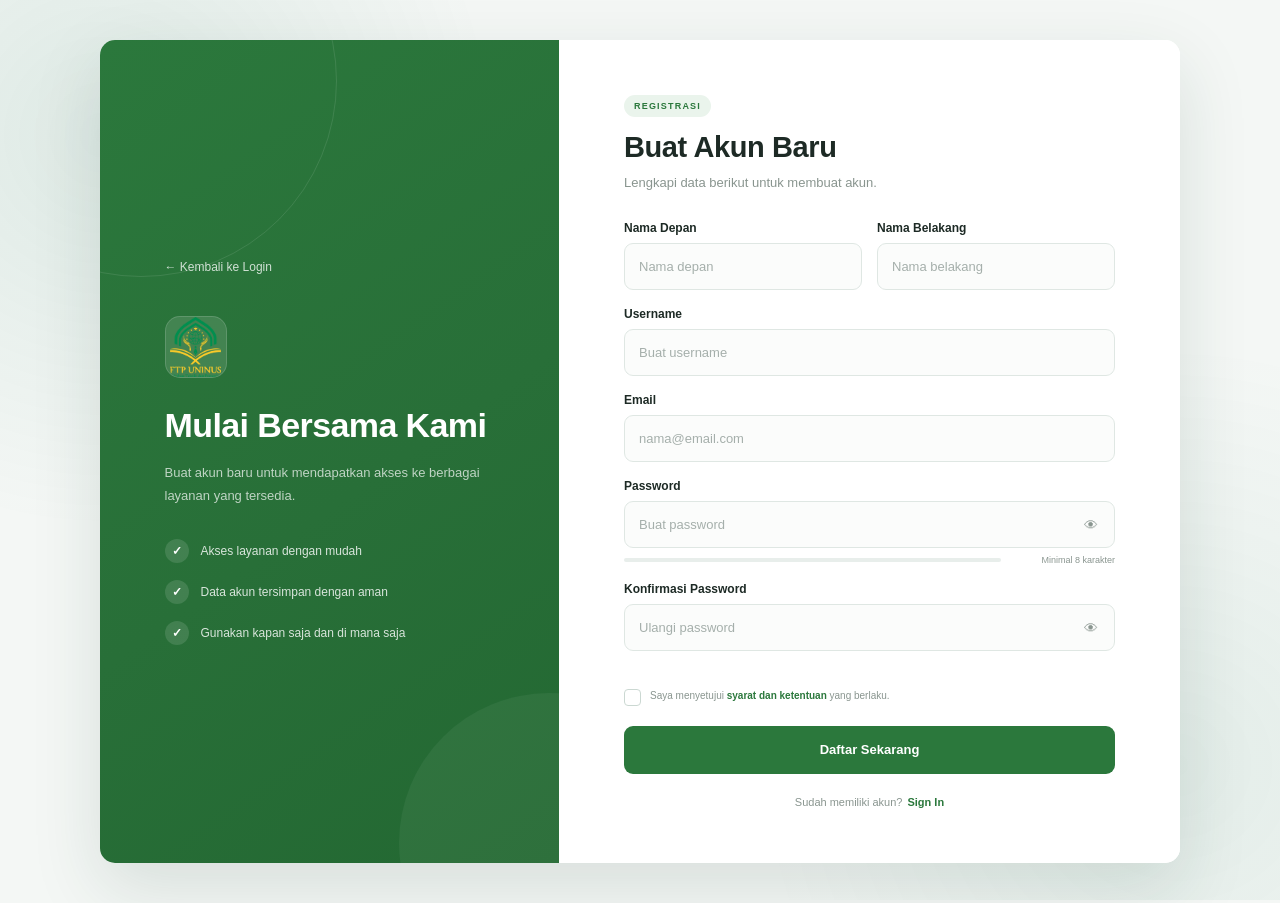
<file: register.html>
<!DOCTYPE html>
<html lang="id">

<head>
    <meta charset="UTF-8">
    <meta name="viewport" content="width=device-width, initial-scale=1.0">

    <title>Daftar Akun - FTP UNINUS</title>

    <link rel="stylesheet" href="styleregister.css">
</head>

<body>
    <main class="register-page">
        <div class="register-background"></div>
        <section class="register-container">
            <div class="register-card">

                <div class="register-info">
                    <div class="info-content">
                        <a href="index.html" class="back-login">
                            ← Kembali ke Login
                        </a>
                        <div class="info-logo">
                            <img src="logo.jpeg" alt="Logo">
                        </div>
                        <h1>Mulai Bersama Kami</h1>
                        <p>
                            Buat akun baru untuk mendapatkan akses
                            ke berbagai layanan yang tersedia.
                        </p>

                        <div class="info-list">
                            <div class="info-item">
                                <span class="info-icon">✓</span>
                                <span>Akses layanan dengan mudah</span>
                            </div>

                            <div class="info-item">
                                <span class="info-icon">✓</span>
                                <span>Data akun tersimpan dengan aman</span>
                            </div>

                            <div class="info-item">
                                <span class="info-icon">✓</span>
                                <span>Gunakan kapan saja dan di mana saja</span>
                            </div>
                        </div>
                    </div>
                </div>


                <div class="register-form-section">
                    <div class="register-form-header">
                        <span class="form-badge">
                            REGISTRASI
                        </span>
                        <h2>Buat Akun Baru</h2>
                        <p>
                            Lengkapi data berikut untuk membuat akun.
                        </p>
                    </div>


                    <form id="registerForm" class="register-form">
                        <div class="form-row">
                            <div class="form-group">
                                <label for="firstName">
                                    Nama Depan
                                </label>

                                <input
                                    type="text"
                                    id="firstName"
                                    name="firstName"
                                    placeholder="Nama depan"
                                    autocomplete="given-name"
                                    required
                                >
                            </div>

                            <div class="form-group">
                                <label for="lastName">
                                    Nama Belakang
                                </label>
                                <input
                                    type="text"
                                    id="lastName"
                                    name="lastName"
                                    placeholder="Nama belakang"
                                    autocomplete="family-name"
                                >
                            </div>
                        </div>


                        <div class="form-group">
                            <label for="username">
                                Username
                            </label>
                            <input
                                type="text"
                                id="username"
                                name="username"
                                placeholder="Buat username"
                                autocomplete="username"
                                required
                            >
                        </div>

                        <div class="form-group">
                            <label for="email">
                                Email
                            </label>
                            <input
                                type="email"
                                id="email"
                                name="email"
                                placeholder="nama@email.com"
                                autocomplete="email"
                                required
                            >
                        </div>

                        <div class="form-group">
                            <label for="password">
                                Password
                            </label>

                            <div class="password-input">
                                <input
                                    type="password"
                                    id="password"
                                    name="password"
                                    placeholder="Buat password"
                                    autocomplete="new-password"
                                    minlength="8"
                                    required
                                >
                                <button
                                    type="button"
                                    class="password-toggle"
                                    id="passwordToggle"
                                    aria-label="Tampilkan password"
                                >
                                    👁
                                </button>
                            </div>

                            <div class="password-strength">
                                <div class="strength-bar">
                                    <span id="strengthProgress"></span>
                                </div>

                                <span id="strengthText">
                                    Minimal 8 karakter
                                </span>
                            </div>
                        </div>


                        <div class="form-group">
                            <label for="confirmPassword">
                                Konfirmasi Password
                            </label>

                            <div class="password-input">
                                <input
                                    type="password"
                                    id="confirmPassword"
                                    name="confirmPassword"
                                    placeholder="Ulangi password"
                                    autocomplete="new-password"
                                    required
                                >

                                <button
                                    type="button"
                                    class="password-toggle"
                                    id="confirmPasswordToggle"
                                    aria-label="Tampilkan password"
                                >
                                    👁
                                </button>
                            </div>

                            <small
                                class="password-match"
                                id="passwordMatch"
                            ></small>

                        </div>

                        <div class="terms">
                            <label class="checkbox-label">
                                <input
                                    type="checkbox"
                                    id="terms"
                                    name="terms"
                                    required
                                >

                                <span class="custom-checkbox"></span>
                                <span class="terms-text">
                                    Saya menyetujui
                                    <span class="terms-placeholder">
                                        syarat dan ketentuan
                                    </span>
                                    yang berlaku.
                                </span>

                            </label>

                        </div>

                        <button
                            type="submit"
                            class="btn-register-submit"
                        >
                            Daftar Sekarang
                        </button>

                    </form>

                    <div class="login-link">
                        <span>Sudah memiliki akun?</span>
                        <a href="index.html">
                            Sign In
                        </a>
                    </div>
                </div>
            </div>
        </section>

    </main>

    <script>
        const registerForm =
            document.getElementById("registerForm");
        const passwordInput =
            document.getElementById("password");
        const confirmPasswordInput =
            document.getElementById("confirmPassword");
        const passwordToggle =
            document.getElementById("passwordToggle");
        const confirmPasswordToggle =
            document.getElementById("confirmPasswordToggle");
        const strengthProgress =
            document.getElementById("strengthProgress");
        const strengthText =
            document.getElementById("strengthText");
        const passwordMatch =
            document.getElementById("passwordMatch");

        function togglePassword(input, button) {
            if (input.type === "password") {
                input.type = "text";
                button.classList.add("active");

            } else {
                input.type = "password";
                button.classList.remove("active");
            }

        }

        passwordToggle.addEventListener(
            "click",
            function () {
                togglePassword(
                    passwordInput,
                    passwordToggle
                );
            }
        );

        confirmPasswordToggle.addEventListener(
            "click",
            function () {
                togglePassword(
                    confirmPasswordInput,
                    confirmPasswordToggle
                );
            }
        );


        passwordInput.addEventListener(
            "input",
            function () {
                const password =
                    passwordInput.value;
                let strength = 0;

                if (password.length >= 8) {
                    strength++;
                }
                if (/[A-Z]/.test(password)) {
                    strength++;
                }
                if (/[0-9]/.test(password)) {
                    strength++;
                }
                if (/[^A-Za-z0-9]/.test(password)) {
                    strength++;
                }

                strengthProgress.style.width =
                    (strength * 25) + "%";

                if (password.length === 0) {
                    strengthText.textContent =
                        "Minimal 8 karakter";
                } else if (strength === 1) {
                    strengthText.textContent =
                        "Password lemah";
                } else if (strength === 2) {
                    strengthText.textContent =
                        "Password cukup";
                } else if (strength === 3) {
                    strengthText.textContent =
                        "Password kuat";
                } else {
                    strengthText.textContent =
                        "Password sangat kuat";
                }
            }
        );


        confirmPasswordInput.addEventListener(
            "input",
            function () {
                if (
                    confirmPasswordInput.value === ""
                ) {
                    passwordMatch.textContent = "";
                    return;
                }

                if (
                    confirmPasswordInput.value ===
                    passwordInput.value
                ) {
                    passwordMatch.textContent =
                        "Password cocok";
                    passwordMatch.className =
                        "password-match success";
                } else {
                    passwordMatch.textContent =
                        "Password tidak cocok";
                    passwordMatch.className =
                        "password-match error";
                }
            }
        );

        registerForm.addEventListener(
            "submit",
            function (event) {
                event.preventDefault();
                if (
                    passwordInput.value !==
                    confirmPasswordInput.value
                ) {
                    passwordMatch.textContent =
                        "Password tidak cocok";
                    passwordMatch.className =
                        "password-match error";
                    return;
                }

                const registeredUsers =
                    JSON.parse(localStorage.getItem("registeredUsers") || "[]");
                const username = document.getElementById("username").value.trim();

                if (registeredUsers.some(user => user.username === username)) {
                    alert("Username sudah digunakan.");
                    return;
                }

                registeredUsers.push({
                    firstName: document.getElementById("firstName").value.trim(),
                    lastName: document.getElementById("lastName").value.trim(),
                    username,
                    email: document.getElementById("email").value.trim(),
                    password: passwordInput.value
                });
                localStorage.setItem("registeredUsers", JSON.stringify(registeredUsers));
                alert(
                    "Registrasi berhasil! Silakan masuk menggunakan akun yang telah dibuat."
                );
                window.location.href =
                    "index.html";
            }
        );
    </script>
</body>
</html>
</file>
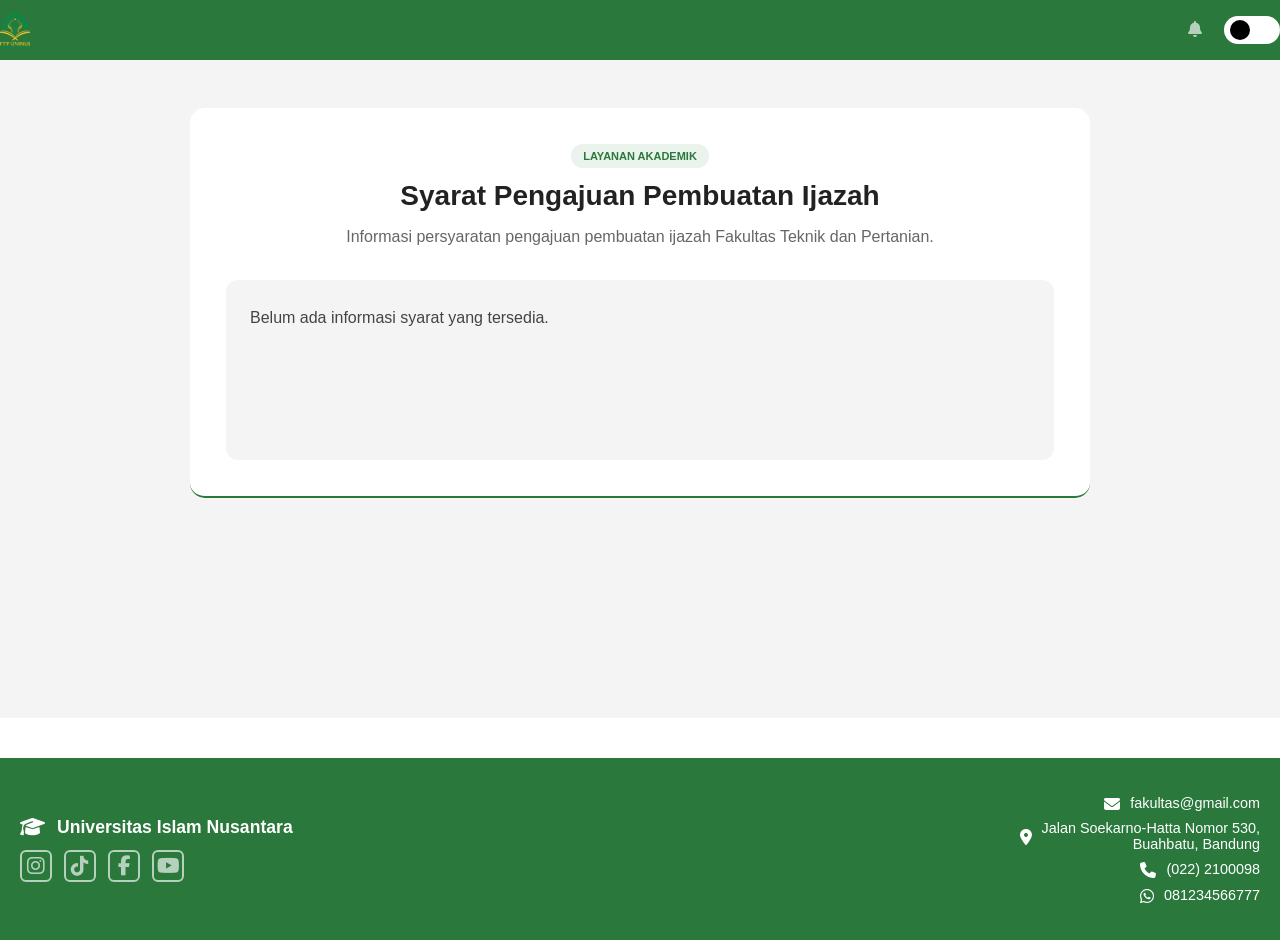
<file: syarat-ijazah.html>
<!DOCTYPE html>
<html lang="id">
<head>
    <meta charset="UTF-8">
    <meta name="viewport" content="width=device-width, initial-scale=1.0">
    <title>Syarat Pengajuan Pembuatan Ijazah - FTP UNINUS</title>
    <link rel="stylesheet" href="https://cdnjs.cloudflare.com/ajax/libs/font-awesome/6.4.0/css/all.min.css">
    <link rel="stylesheet" href="dashboardadmin.css">
    <link rel="stylesheet" href="site-shell.css">
    <link rel="stylesheet" href="syarat-ijazah.css">
</head>
<body>
    <header class="navbar">
        <div class="navbar-brand">
            <a href="home.html"><img src="logo.jpeg" alt="FTP UNINUS Logo"></a>
        </div>
        <div class="navbar-actions">
            <div class="notification-icon">
                <i class="fa-solid fa-bell"></i>
            </div>
            <div class="theme-toggle">
                <div class="toggle-circle"></div>
            </div>
        </div>
    </header>

    <main class="requirements-page">
        <section class="requirements-panel" aria-labelledby="requirementsTitle">
            <div class="requirements-heading">
                <span class="requirements-badge">LAYANAN AKADEMIK</span>
                <h1 id="requirementsTitle">Syarat Pengajuan Pembuatan Ijazah</h1>
                <p>Informasi persyaratan pengajuan pembuatan ijazah Fakultas Teknik dan Pertanian.</p>
            </div>

            <div id="requirementsContent" class="requirements-content" aria-live="polite">
                <p class="empty-requirements">Belum ada informasi syarat yang tersedia.</p>
            </div>

            <form id="requirementsEditor" class="requirements-editor" hidden>
                <label for="requirementsText">Teks syarat</label>
                <textarea id="requirementsText" rows="12" placeholder="Tulis syarat pengajuan di sini..."></textarea>
                <div class="requirements-actions">
                    <button class="requirements-button primary" type="submit">Simpan Syarat</button>
                    <a class="requirements-button secondary" href="home-admin.html">Kembali ke Dashboard</a>
                </div>
                <p class="editor-note">Perubahan ini tersimpan di browser demo melalui localStorage.</p>
            </form>
        </section>
    </main>

    <footer class="footer">
        <div class="footer-left">
            <div class="brand-title">
                <i class="fa-solid fa-graduation-cap"></i>
                <span>Universitas Islam Nusantara</span>
            </div>
            <div class="social-icons">
                <span class="social-link" aria-label="Instagram belum tersedia"><i class="fa-brands fa-instagram"></i></span>
                <span class="social-link" aria-label="TikTok belum tersedia"><i class="fa-brands fa-tiktok"></i></span>
                <span class="social-link" aria-label="Facebook belum tersedia"><i class="fa-brands fa-facebook-f"></i></span>
                <span class="social-link" aria-label="YouTube belum tersedia"><i class="fa-brands fa-youtube"></i></span>
            </div>
        </div>
        <div class="footer-right">
            <div class="info-item"><i class="fa-solid fa-envelope"></i><a href="mailto:fakultas@gmail.com">fakultas@gmail.com</a></div>
            <div class="info-item"><i class="fa-solid fa-location-dot"></i><span>Jalan Soekarno-Hatta Nomor 530,<br>Buahbatu, Bandung</span></div>
            <div class="info-item"><i class="fa-solid fa-phone"></i><span>(022) 2100098</span></div>
            <div class="info-item"><i class="fa-brands fa-whatsapp"></i><span>081234566777</span></div>
        </div>
    </footer>

    <script src="site.js"></script>
    <script src="syarat-ijazah.js"></script>
</body>
</html>
</file>
<file: stylelogin.css>
*{
    margin: 0;
    padding: 0;
    box-sizing: border-box;
}

:root {
    --primary: #2b783c;
    --primary-dark: #236832;
    --primary-light: #eaf4ec;
    --heading-green: #2b783c;
    --green-panel: #2b783c;
    --lime: #d7e900;
    --lime-hover: #c7da00;
    --text-dark: #222222;
    --text: #555555;
    --text-light: #888888;
    --white: #ffffff;
    --background: #f3f5f2;
    --border: #d7d7d7;
    --shadow: 0 20px 50px rgba(0, 0, 0, 0.18);
    --radius: 15px;
}

    body {
    min-height: 100vh;
    font-family:
        Arial,
        sans-serif;
    color: var(--text-dark);
    background: var(--background);
}

.login-page {
    min-height: 100vh;
    position: relative;
    display: flex;
    align-items: center;
    justify-content: center;
    padding: 40px 20px;
    overflow: hidden;
}

.login-background {
    position: fixed;
    inset: 0;
    background:
        radial-gradient(
            circle at 10% 15%,
            rgba(31, 122, 92, 0.10),
            transparent 28%
        ),
        radial-gradient(
            circle at 90% 85%,
            rgba(31, 122, 92, 0.08),
            transparent 30%
        );
    pointer-events: none;
}

.login-container {
    width: 100%;
    max-width: 1050px;
    position: relative;
    z-index: 1;
}

.login-card {
    width: 100%;
    min-height: 610px;
    display: grid;
    grid-template-columns: 1.15fr 0.85fr;
    background: var(--white);
    border-radius: var(--radius);
    overflow: hidden;
    box-shadow: var(--shadow);
}

.login-form-section {
    padding: 55px 65px;
    display: flex;
    flex-direction: column;
    justify-content: center;
}

.brand {
    margin-bottom: 42px;
}

.brand-logo {
    width: 48px;
    height: 48px;
    display: flex;
    align-items: center;
    justify-content: center;
    text-decoration: none;
    border-radius: 12px;
    background: var(--primary-light);
    overflow: hidden;
}

.brand-logo img {
    width: 100%;
    height: 100%;
    object-fit: contain;
    display: block;
}

.form-header {
    margin-bottom: 32px;
}

.form-header h1 {
    font-size: 32px;
    line-height: 1.2;
    font-weight: 700;
    letter-spacing: -0.5px;
    color: var(--text-dark);
    margin-bottom: 9px;
}

.form-header p {
    font-size: 14px;
    line-height: 1.6;
    color: var(--text-light);
}

.login-form {
    width: 100%;
}

.form-group {
    margin-bottom: 21px;
}

.form-group label {
    display: block;
    margin-bottom: 9px;
    font-size: 13px;
    font-weight: 600;
    color: var(--text-dark);
}

.input-wrapper {
    position: relative;
}

.input-wrapper input {
    width: 100%;
    height: 50px;
    padding: 0 48px 0 16px;
    border: 1px solid var(--border);
    border-radius: 10px;
    outline: none;
    background: #fbfcfb;
    color: var(--text-dark);
    font-family: inherit;
    font-size: 14px;
    transition:
        border-color 0.2s ease,
        box-shadow 0.2s ease,
        background 0.2s ease;
}

.input-wrapper input::placeholder {
    color: #a5afab;
}

.input-wrapper input:hover {
    border-color: #cbd8d2;
}

.input-wrapper input:focus {
    background: var(--white);
    border-color: var(--primary);
    box-shadow:
        0 0 0 3px rgba(31, 122, 92, 0.10);
}

.password-toggle {
    position: absolute;
    top: 50%;
    right: 13px;
    transform: translateY(-50%);
    width: 32px;
    height: 32px;
    display: flex;
    align-items: center;
    justify-content: center;
    border: none;
    border-radius: 8px;
    background: transparent;
    color: #89958f;
    cursor: pointer;
    transition:
        background 0.2s ease,
        color 0.2s ease;
}

.password-toggle:hover {
    background: var(--primary-light);
    color: var(--primary);
}

.password-toggle.active {
    color: var(--primary);
}

.eye-icon {
    font-size: 16px;
    line-height: 1;
}

.form-options {
    display: flex;
    justify-content: flex-end;
    margin-top: -3px;
    margin-bottom: 24px;
}

.forgot-password {
    color: var(--primary);
    font-size: 12px;
    font-weight: 600;
    text-decoration: none;
    transition: color 0.2s ease;
}

.forgot-password:hover {
    color: var(--primary-dark);
    text-decoration: underline;
}

.btn-login {
    width: 100%;
    height: 48px;
    border: none;
    border-radius: 10px;
    background: #d7e900;
    color: #ffffff;
    font-family: inherit;
    font-size: 13px;
    font-weight: 700;
    cursor: pointer;
    box-shadow:
        0 3px 6px rgba(0, 0, 0, 0.18);
    transition:
        background 0.2s ease,
        transform 0.2s ease,
        box-shadow 0.2s ease;
}

.btn-login:hover {
    background: #c7da00;
    transform: translateY(-1px);
    box-shadow:
        0 5px 10px rgba(0, 0, 0, 0.20);
}

.btn-login:active {
    transform: translateY(1px);
}

.divider {
    display: flex;
    align-items: center;
    gap: 14px;
    margin: 27px 0 20px;
}

.divider::before,
.divider::after {
    content: "";
    flex: 1;
    height: 1px;
    background: var(--border);
}

.divider span {
    white-space: nowrap;
    font-size: 11px;
    color: var(--text-light);
}

.google-login {
    width: 100%;
    height: 48px;
    display: flex;
    align-items: center;
    justify-content: center;
    gap: 10px;
    border: 1px solid var(--border);
    border-radius: 10px;
    background: var(--white);
    color: var(--text-dark);
    font-family: inherit;
    font-size: 13px;
    font-weight: 600;
    cursor: pointer;
    transition:
        border-color 0.2s ease,
        background 0.2s ease,
        transform 0.2s ease;
}

.google-login:hover {
    background: #fafcfb;
    border-color: #cbd8d2;
    transform: translateY(-1px);
}

.google-icon {
    width: 22px;
    height: 22px;
    display: flex;
    align-items: center;
    justify-content: center;
    font-size: 17px;
    font-weight: 700;
    font-family: Arial, sans-serif;
    color: #4285f4;
}

.mobile-register {
    display: none;
    margin-top: 25px;
    text-align: center;
    font-size: 12px;
    color: var(--text-light);
}

.mobile-register a {
    color: var(--primary);
    font-weight: 600;
    text-decoration: none;
}

.mobile-register a:hover {
    text-decoration: underline;
}

.register-section {
    position: relative;
    min-height: 100%;
    display: flex;
    align-items: center;
    justify-content: center;
    padding: 50px;
    background: #2b783c;
    overflow: hidden;
}

.register-section::before {
    content: "";
    position: absolute;
    width: 330px;
    height: 330px;
    border-radius: 50%;
    background: rgba(255, 255, 255, 0.06);
    top: -120px;
    right: -120px;
}

.register-section::after {
    content: "";
    position: absolute;
    width: 230px;
    height: 230px;
    border-radius: 50%;
    border: 1px solid rgba(255, 255, 255, 0.10);
    bottom: -80px;
    left: -80px;
}

.register-content {
    position: relative;
    z-index: 2;
    width: 100%;
    text-align: center;
}

.register-header {
    max-width: 320px;
    margin: 0 auto 32px;
}

.register-badge {
    display: inline-block;
    padding: 6px 11px;
    margin-bottom: 18px;
    border: 1px solid rgba(255, 255, 255, 0.20);
    border-radius: 30px;
    background: rgba(255, 255, 255, 0.08);
    color: rgba(255, 255, 255, 0.85);
    font-size: 9px;
    font-weight: 700;
    letter-spacing: 1.3px;
}

.register-header h2 {
    margin-bottom: 13px;
    color: var(--white);
    font-size: 31px;
    line-height: 1.2;
    font-weight: 700;
    letter-spacing: -0.4px;
}

.register-header p {
    color: rgba(255, 255, 255, 0.70);
    font-size: 13px;
    line-height: 1.7;
}

.btn-register {
    position: relative;
    width: 100%;
    max-width: 220px;
    height: 49px;
    margin: 0 auto;
    display: flex;
    align-items: center;
    justify-content: center;
    border: 1px solid rgba(255, 255, 255, 0.45);
    border-radius: 10px;
    background: rgba(255, 255, 255, 0.10);
    color: var(--white);
    font-size: 13px;
    font-weight: 600;
    text-decoration: none;
    backdrop-filter: blur(5px);
    transition:
        background 0.2s ease,
        border-color 0.2s ease,
        transform 0.2s ease;
}

.btn-register:hover {
    background: var(--white);
    border-color: var(--white);
    color: var(--primary);
    transform: translateY(-2px);
}

.register-decoration {
    position: relative;
    width: 210px;
    height: 120px;
    margin: 40px auto 0;
}

.decoration-circle {
    position: absolute;
    border-radius: 50%;
    border: 1px solid rgba(255, 255, 255, 0.13);
}

.circle-one {
    width: 105px;
    height: 105px;
    top: 8px;
    left: 52px;
}

.circle-two {
    width: 70px;
    height: 70px;
    top: 25px;
    left: 70px;
    background: rgba(255, 255, 255, 0.04);
}

.circle-three {
    width: 14px;
    height: 14px;
    top: 5px;
    right: 25px;
    border: none;
    background: rgba(255, 255, 255, 0.25);
}

button:focus-visible,
a:focus-visible,
input:focus-visible {
    outline: 3px solid rgba(31, 122, 92, 0.25);
    outline-offset: 2px;
}

@media (max-width: 850px) {
    .login-card {
        grid-template-columns: 1fr;
        max-width: 560px;
    }
    .register-section {
        min-height: 300px;
        padding: 45px 35px;
    }
    .register-decoration {
        display: none;
    }
    .login-form-section {
        padding: 48px 45px;
    }
}

@media (max-width: 600px) {
    .login-page {
        padding: 20px 14px;
        align-items: flex-start;
    }
    .login-card {
        border-radius: 14px;
        box-shadow:
            0 15px 40px rgba(25, 61, 47, 0.10);
    }
    .login-form-section {
        padding: 35px 25px;
    }
    .brand {
        margin-bottom: 32px;
    }
    .form-header h1 {
        font-size: 27px;
    }
    .form-header {
        margin-bottom: 27px;
    }
    .register-section {
        display: none;
    }
    .mobile-register {
        display: block;
    }
    .input-wrapper input {
        height: 48px;
    }
    .btn-login {
        height: 48px;
    }
    .google-login {
        height: 46px;
    }
}

@media (max-width: 380px) {
    .login-form-section {
        padding: 30px 20px;
    }
    .form-header h1 {
        font-size: 24px;
    }
    .form-header p {
        font-size: 13px;
    }
}
</file>
<file: style.css>
* {
    margin: 0;
    padding: 0;
    box-sizing: border-box;
    font-family: Arial, sans-serif;
}

body {
    display: flex;
    flex-direction: column;
    min-height: 100vh;
    background-color: #f4f4f4;
}

.navbar {
    background-color: #2b783c;
    height: 60px;
    display: flex;
    justify-content: space-between;
    align-items: center;
    padding: 0 20px;
    box-shadow: 0 2px 5px rgba(0,0,0,0.1);
}

.navbar-brand img {
    height: 40px;
    display: block;
}

.navbar-actions {
    display: flex;
    align-items: center;
    gap: 20px;
}

.notification-icon {
    color: white;
    font-size: 1.2rem;
    cursor: pointer;
}

.theme-toggle {
    width: 70px;
    height: 28px;
    background-color: #e0e0e0;
    border-radius: 20px;
    position: relative;
    cursor: pointer;
    padding: 2px;
}

.toggle-circle {
    width: 24px;
    height: 24px;
    background-color: #000;
    border-radius: 50%;
    position: absolute;
    top: 2px;
    left: 2px;
    transition: 0.3s;
}


.main-content {
    flex: 1;
    padding: 40px 20px;
    text-align: center;
    color: #666;
}


.footer {
    background-color: #2b783c;
    color: white;
    padding: 30px 40px;
    display: flex;
    justify-content: space-between;
    align-items: center;
    flex-wrap: wrap;
    gap: 20px;
}

.footer-left {
    display: flex;
    flex-direction: column;
    gap: 40px;
}

.brand-title {
    display: flex;
    align-items: center;
    gap: 12px;
    font-size: 1.1rem;
    font-weight: bold;
}

.social-icons {
    display: flex;
    gap: 12px;
}

.social-icons a {
    color: white;
    font-size: 1.2rem;
    text-decoration: none;
    display: inline-flex;
    justify-content: center;
    align-items: center;
    width: 32px;
    height: 32px;
    border: 2px solid white;
    border-radius: 6px;
}

.footer-right {
    display: flex;
    flex-direction: column;
    gap: 12px;
    font-size: 0.9rem;
}

.info-item {
    display: flex;
    align-items: flex-start;
    gap: 12px;
}

.info-item i {
font-size: 1.1rem;
width: 20px;
text-align: center;
margin-top: 2px;
}

.info-item a {
color: white;
text-decoration: none;
}

.info-item a:hover {
text-decoration: underline;
}


body{
    margin:0;
    padding:0;
}

.main-content{
    margin:0;
    padding:0;
}

.hero{
    height:400px;
    background:url("latar.jpeg") center/cover;
    position:relative;
}

.hero-overlay{
    width:100%;
    height:100%;
    background:rgba(34,139,34,0.65);
    display:flex;
    flex-direction:column;
    justify-content:center;
    padding-left:0%;
    color:white;
}

.hero-overlay h1{
    font-size:38px;
    margin-bottom:15px;
}

.hero-overlay p{
    max-width:400px;
    margin-bottom:20px;
}

.hero-overlay button{
    width:180px;
    padding:12px;
    border:none;
    border-radius:25px;
    background:#d7df23;
    font-weight:bold;
    cursor:pointer;
}

.hero-content{
    display:flex;
    flex-direction:column;
    align-items:center;
    text-align:center;
}

.slider-section{
    display:flex;
    justify-content:center;
    align-items:center;
    gap:50px;
    padding:60px 10%;
    background:#f4f4f4;
}

.slider{
    width:350px;
    height:220px;
    background:#cfcfcf;
    border-radius:15px;
    position:relative;
}

.slide-btn{
    position:absolute;
    top:50%;
    transform:translateY(-50%);
    border:none;
    background:none;
    font-size:20px;
    cursor:pointer;
}

.left{
    left:15px;
}

.right{
    right:15px;
}

.slider-text{
    width:350px;
}

.slider-text h2{
    margin-bottom:15px;
}

.menu-section{
    text-align:center;
    padding:60px 5%;
}

.menu-section h2{
    margin-bottom:40px;
    font-size:32px;
}

.menu-grid{
    display:flex;
    flex-wrap:wrap;
    justify-content:center;
    gap:30px;
    max-width:900px;
    margin:0 auto;
}

.menu-card{
    width:180px;
    height:140px;
    background:#218838;
    border-radius:15px;
    text-decoration:none;
    color:white;

    display:flex;
    flex-direction:column;
    justify-content:center;
    align-items:center;
}

.menu-card:hover{
    transform:translateY(-5px);
}

.menu-card h4{
    margin-bottom:15px;
    color:white;
}

.menu-card i{
    font-size:28px;
    color:white;
}

.wa-button{
    position:fixed;
    right:20px;
    bottom:100px;
    width:55px;
    height:55px;
    border-radius:50%;
    background:#25D366;
    color:white;
    display:flex;
    justify-content:center;
    align-items:center;
    text-decoration:none;
    font-size:28px;
}

.top-button{
    position:fixed;
    right:20px;
    bottom:30px;
    width:55px;
    height:55px;
    border-radius:50%;
    background:#0a8f2e;
    color:white;
    display:flex;
    justify-content:center;
    align-items:center;
    text-decoration:none;
}

@media(max-width:768px){

    .slider-section{
        flex-direction:column;
    }

    .hero-overlay{
        padding:30px;
    }

    .hero-overlay h1{
        font-size:28px;
    }
}


:root {
  --green: #3f7a3f;
  --dark-green: #2f6b2f;
  --blue: #2b7be9;
  --muted: #9aa6ab;
  --card-border: #1f66d1;
}
* {
  box-sizing: border-box;
}
body {
  margin: 0;
  font-family:
    Inter,
    Segoe UI,
    Arial,
    sans-serif;
  background: #e9e9ea;
  color: #222;
}
.topbar {
  background: var(--green);
  color: #fff;
  padding: 14px 28px;
  display: flex;
  align-items: center;
  justify-content: space-between;
}
.brand {
  display: flex;
  align-items: center;
  gap: 12px;
}
.logo {
  background: #1f6b1f;
  color: #fff;
  padding: 8px 10px;
  border-radius: 6px;
  font-weight: 700;
}
.brand-text {
  font-weight: 600;
}
.actions {
  display: flex;
  gap: 12px;
  align-items: center;
}
.actions .icon {
  background: transparent;
  border: 0;
  color: #fff;
  font-size: 18px;
}
.switch {
  width: 48px;
  height: 26px;
  background: #fff;
  border-radius: 26px;
  position: relative;
}
.switch .dot {
  position: absolute;
  left: 4px;
  top: 3px;
  width: 20px;
  height: 20px;
  background: #1f6b1f;
  border-radius: 50%;
}

.wrap {
  display: flex;
  justify-content: center;
  padding: 30px;
}
.panel {
  width: 100%;
  max-width: 1100px;
  background: #fff;
  border-radius: 26px;
  padding: 28px;
  border: 6px solid transparent;
  box-shadow: 0 2px 0 rgba(0, 0, 0, 0.02);
  position: relative;
}
.panel {
  outline: 6px solid #bfe0ff;
}
.panel-title {
  margin: 0;
  font-size: 22px;
}
.panel-sub {
  color: var(--muted);
  margin: 6px 0 18px;
}

.controls {
  display: flex;
  justify-content: space-between;
  align-items: center;
  margin-bottom: 18px;
}
.tabs {
  display: flex;
  gap: 10px;
}
.tab {
  background: #f0f6f0;
  border: 0;
  padding: 8px 14px;
  border-radius: 20px;
  font-weight: 600;
}
.tab.active {
  background: var(--green);
  color: #fff;
}
.tab .count {
  background: #fff;
  color: #000;
  padding: 2px 8px;
  border-radius: 12px;
  margin-left: 8px;
  font-weight: 700;
}
.search-filter {
  display: flex;
  gap: 8px;
  align-items: center;
}
.search-filter input {
  padding: 10px 12px;
  border-radius: 8px;
  border: 1px solid #d6d6d6;
  width: 320px;
}
.filter {
  background: #fff;
  border: 1px solid #d6d6d6;
  padding: 9px 12px;
  border-radius: 8px;
}

.list {
  border-radius: 14px;
  padding: 6px;
}
.request {
  display: flex;
  justify-content: space-between;
  align-items: center;
  border: 1px solid #e6eefb;
  padding: 16px;
  border-radius: 12px;
  margin-bottom: 14px;
}
.request .meta {
  display: flex;
  gap: 14px;
  align-items: center;
}
.request .meta {
  flex: 0 0 340px;
}
.avatar {
  width: 56px;
  height: 56px;
  border-radius: 50%;
  background: #3f7a3f;
  color: #fff;
  display: flex;
  align-items: center;
  justify-content: center;
  font-weight: 700;
}
.info h3 {
  margin: 0;
  font-size: 16px;
}
.small {
  color: var(--muted);
  font-size: 13px;
  margin-top: 4px;
}
.details {
  display: flex;
  gap: 18px;
  align-items: center;
  flex: 1 1 auto;
  justify-content: space-between;
}
.doc {
  min-width: 220px;
}
.actions-right {
  display: flex;
  flex-direction: column;
  align-items: flex-end;
  gap: 8px;
}
.badge {
  padding: 8px 8px;
  border-radius: 12px;
  font-weight: 700;
  font-size: 13px;
}
.badge.waiting {
  background: linear-gradient(90deg, #ffdca8, #ffd9b3);
  color: #5b3a00;
}
.badge.approved {
  background: #e6f7ea;
  color: var(--green);
  border: 1px solid #cfead0;
}
.btns {
  display: flex;
  gap: 8px;
}
.request.approved .btns {
  justify-content: flex-end;
}
.btn {
  padding: 8px 12px;
  border-radius: 20px;
  border: 0;
  cursor: pointer;
  font-weight: 700;
}
.btn.view {
  background: #4f46e5;
  color: #fff;
}
.btn.accept {
  background: #2f9b3f;
  color: #fff;
}
.btn.reject {
  background: #d9534f;
  color: #fff;
}
.btn.detail {
  background: #e9eef6;
  color: #3b4a9a;
}

.pagination {
  color: var(--muted);
  display: flex;
  justify-content: space-between;
  align-items: center;
  margin-top: 8px;
}
.pills {
  display: flex;
  gap: 8px;
}
.p {
  padding: 6px 10px;
  border-radius: 6px;
  border: 1px solid #d6d6d6;
  background: #fff;
}
.p.active {
  background: var(--green);
  color: #fff;
  border-color: var(--green);
}

.site-footer {
  background: var(--green);
  color: #fff;
  padding: 28px;
  margin-top: 36px;
  border-radius: 8px;
}
.footer-inner {
  max-width: 1100px;
  margin: 0 auto;
  display: flex;
  justify-content: space-between;
  align-items: center;
}
.brand-footer {
  font-weight: 700;
}
.contacts {
  font-size: 14px;
  color: #f4fbf4;
}

@media (max-width: 900px) {
  .controls {
    flex-direction: column;
    align-items: stretch;
    gap: 12px;
  }
  .panel {
    padding: 18px;
  }
  .search-filter input {
    width: 100%;
  }
  .details {
    flex-direction: column;
    align-items: flex-start;
  }
  .actions-right {
    align-items: flex-start;
  }
}


:root {
  --green: #2b783c;
  --muted: #000604;
  --card-shadow: rgba(23, 73, 23, 0.08);
}

* {
  box-sizing: border-box;
}
body {
  margin: 0;
  font-family:
    Inter,
    system-ui,
    -apple-system,
    "Segoe UI",
    Roboto,
    "Helvetica Neue",
    Arial;
  color: #111;
  background: #fff;
}

.navbar {
  background: var(--green);
  padding: 14px 0;
  color: #fff;
}
.navbar-inner {
  max-width: 1200px;
  margin: 0 auto;
  display: flex;
  align-items: center;
  justify-content: space-between;
  padding: 0 20px;
}
.navbar-brand img {
  height: 36px;
}
.navbar-actions {
  display: flex;
  align-items: center;
  gap: 14px;
}
.notification-icon {
  background: transparent;
  padding: 8px;
  border-radius: 8px;
}
.notification-icon i {
  font-size: 16px;
  color: #fff;
}
.theme-toggle {
  width: 56px;
  height: 28px;
  background: #fff;
  border-radius: 20px;
  position: relative;
}
.theme-toggle .toggle-circle {
  width: 20px;
  height: 20px;
  background: #000;
  border-radius: 50%;
  position: absolute;
  top: 4px;
  left: 6px;
}

.main-content {
  width: 100%;
  background: #fff;
}

.hero {
  height: 320px;
  background: url("latar.jpeg") center/cover;
  position: relative;
  background-size: cover;
}
.hero-overlay {
  width: 100%;
  height: 100%;
  background: linear-gradient(180deg, #2b783c, #2b783c);
  display: flex;
  align-items: center;
  justify-content: center;
}
.hero-content {
  text-align: center;
  color: #fff;
  padding: 30px;
}
.hero-content h1 {
  font-size: 28px;
  margin: 0 0 10px;
  font-weight: 800;
}
.hero-content p {
  max-width: 700px;
  margin: 0 auto 16px;
  color: rgba(255, 255, 255, 0.95);
}
.hero-content .cta {
  background: #cef507;
  border: 0;
  padding: 12px 22px;
  border-radius: 24px;
  font-weight: 700;
  cursor: pointer;
}

.menu-section {
  padding: 48px 24px;
  text-align: center;
  background: #fff;
}
.menu-section h2 {
  font-size: 28px;
  margin: 0 0 30px;
  font-weight: 800;
}

.menu-grid {
  display: grid;
  grid-template-columns: repeat(4, 1fr);
  gap: 28px;
  max-width: 1100px;
  margin: 0 auto;
}
.menu-card {
  background: var(--green);
  color: #fff;
  border-radius: 18px;
  padding: 28px;
  min-height: 110px;
  display: flex;
  flex-direction: column;
  align-items: center;
  justify-content: center;
  box-shadow: 0 8px 24px var(--card-shadow);
  transition: transform 0.18s ease;
}
.menu-card h4 {
  margin: 0;
  font-size: 16px;
  font-weight: 700;
}
.menu-card i {
  font-size: 20px;
  margin-top: 10px;
}

.menu-grid .large {
  min-height: 130px;
  padding: 34px;
}

.slider-section {
  display: flex;
  align-items: center;
  justify-content: center;
  gap: 48px;
  max-width: 1100px;
  margin: 0 auto;
  padding: 48px 24px;
}

.slider {
  display: flex;
  align-items: center;
  justify-content: center;
  gap: 14px;
  flex-shrink: 0;
}

.slide-btn {
  width: 40px;
  height: 40px;
  border-radius: 50%;
  background: var(--green);
  color: #fff;
  border: 0;
  display: flex;
  align-items: center;
  justify-content: center;
  cursor: pointer;
  flex-shrink: 0;
  box-shadow: 0 6px 16px var(--card-shadow);
}
.slide-btn i {
  font-size: 16px;
}

.slide-image {
  width: 420px;
  height: 280px;
  background: #eee center/cover no-repeat;
  border-radius: 18px;
  box-shadow: 0 8px 24px var(--card-shadow);
}

.slider-text {
  max-width: 340px;
  text-align: left;
}
.slider-text h2 {
  font-size: 26px;
  font-weight: 800;
  margin: 0 0 14px;
  color: var(--muted);
}
.slider-text p {
  color: #444;
  line-height: 1.6;
  margin: 0;
}

.wa-button {
  position: fixed;
  right: 26px;
  bottom: 120px;
  width: 48px;
  height: 48px;
  border-radius: 50%;
  background: #05e457;
  color: #fff;
  display: flex;
  align-items: center;
  justify-content: center;
  font-size: 22px;
  text-decoration: none;
}
.top-button {
  position: fixed;
  right: 26px;
  bottom: 48px;
  width: 48px;
  height: 48px;
  border-radius: 50%;
  background: var(--green);
  color: #fff;
  display: flex;
  align-items: center;
  justify-content: center;
}

.footer {
  background: var(--green);
  color: #fff;
  padding: 36px 20px;
  margin-top: 40px;
}
.footer-inner {
  max-width: 1200px;
  margin: 0 auto;
  display: flex;
  justify-content: space-between;
  align-items: center;
  gap: 18px;
}
.footer-left {
  display: flex;
  flex-direction: column;
  gap: 12px;
}
.brand-title {
  display: flex;
  align-items: center;
  gap: 12px;
  font-weight: 700;
}
.brand-title i {
  font-size: 20px;
}
.social-icons {
  display: flex;
  gap: 12px;
}
.social-icons a {
  color: #fff;
  font-size: 20px;
}
.footer-right {
  display: flex;
  flex-direction: column;
  align-items: flex-end;
  text-align: right;
  gap: 8px;
}
.info-item {
  display: flex;
  gap: 10px;
  align-items: center;
}
.info-item i {
  font-size: 16px;
}

@media (max-width: 1000px) {
  .menu-grid {
    grid-template-columns: repeat(3, 1fr);
  }
  .slide-image {
    width: 320px;
    height: 220px;
  }
}
@media (max-width: 700px) {
  .navbar-inner {
    padding: 0 12px;
  }
  .hero {
    height: 300px;
  }
  .menu-grid {
    grid-template-columns: repeat(2, 1fr);
    gap: 18px;
    padding: 0 12px;
  }
  .footer-inner {
    flex-direction: column;
    align-items: flex-start;
    text-align: left;
  }
  .footer-right {
    align-items: flex-start;
  }
  .slider-section {
    flex-direction: column;
    padding: 32px 16px;
    gap: 24px;
  }
  .slide-image {
    width: 100%;
    max-width: 400px;
    height: 220px;
  }
  .slider-text {
    text-align: center;
    max-width: 100%;
  }
}
</file>
<file: styleform.css>
.form-wrapper {
    width: 100%;
    padding: 25px 4% 35px;
}

.title {
    width: 100%;
    background-color: #2b783c;
    color: #fff;
    text-align: center;
    font-size: 15px;
    font-weight: bold;
    padding: 12px 20px;
    border-radius: 22px 22px 0 0;
}

.form {
    width: 100%;
    display: grid;
    grid-template-columns: 1fr 1fr;
    gap: 18px 12px;
    margin-top: -1px;
}

.form .form-card:nth-child(1),
.form .form-card:nth-child(2) {
    border-radius: 0 0 20px 20px;
}

.form-card {
    width: 100%;
    min-height: 150px;
    background-color: white;
    padding: 22px 25px;
    border-radius: 22px;
    border-bottom: 2px solid #2b783c;
}

.form-card label {
    display: block;
    font-size: 18px;
    font-weight: bold;
    color: #222;
    margin-bottom: 12px;
}

.form-card input,
.form-card select {
    width: 100%;
    height: 28px;
    border: none;
    border-bottom: 1px solid #aaa;
    outline: none;
    background: transparent;
    font-size: 14px;
    color: #555;
    margin-bottom: 5px;
}

.form-card input::placeholder {
    color: #aaa;
    font-size: 14px;
}

.form-group select {
    color: #999;
    cursor: pointer;
}

.form-group.large {
    min-height: 125px;
}

.form-group.large input {
    height: 26px;
    margin-bottom: 3px;
}

.submit {
    margin-top: 20px;
    text-align: center;
}

.submit .btn {
    background-color: #2b783c;
    color: white;
    border: none;

    padding: 12px 35px;
    font-size: 15px;
    font-weight: bold;

    border-radius: 10px;
    cursor: pointer;
}

.submit .btn:hover {
    background-color: #236832;
}
</file>
<file: site-shell.css>
.navbar {
  background: #2b783c;
  height: 60px;
  font-family: Arial, sans-serif;
  padding: 14px 0;
  color: #fff;
  display: flex;
  align-items: center;
  justify-content: space-between;
}

.navbar-brand img {
  height: 36px;
  display: block;
}

.navbar-brand a {
  display: block;
}

.navbar-actions {
  display: flex;
  align-items: center;
  gap: 14px;
}

.notification-icon {
  background: transparent;
  padding: 8px;
  border-radius: 8px;
}

.notification-icon i {
  font-size: 16px;
  color: #fff;
}

.notification-icon[aria-disabled="true"] {
  cursor: default;
  opacity: 0.65;
}

.theme-toggle {
  width: 56px;
  height: 28px;
  background: #fff;
  border-radius: 20px;
  position: relative;
}

.theme-toggle .toggle-circle {
  width: 20px;
  height: 20px;
  background: #000;
  border-radius: 50%;
  position: absolute;
  top: 4px;
  left: 6px;
  display: flex;
  align-items: center;
  justify-content: center;
  color: #fff;
  font-size: 11px;
}

.footer {
  background: #2b783c;
  color: #fff;
  padding: 36px 20px;
  margin-top: 40px;
  font-family: Arial, sans-serif;
  display: flex;
  justify-content: space-between;
  align-items: center;
  gap: 18px;
}

.footer-left {
  display: flex;
  flex-direction: column;
  gap: 12px;
}

.brand-title {
  display: flex;
  align-items: center;
  gap: 12px;
  font-size: 1.1rem;
  font-weight: 700;
}

.brand-title i {
  font-size: 20px;
}

.social-icons {
  display: flex;
  gap: 12px;
}

.social-icons a,
.social-icons .social-link {
  color: #fff;
  font-size: 20px;
  display: inline-flex;
  justify-content: center;
  align-items: center;
  width: 32px;
  height: 32px;
  border: 2px solid #fff;
  border-radius: 6px;
}

.social-icons .social-link {
  cursor: default;
  opacity: 0.65;
}

.footer-right {
  display: flex;
  flex-direction: column;
  align-items: flex-end;
  text-align: right;
  gap: 8px;
  font-size: 0.9rem;
}

.info-item {
  display: flex;
  gap: 10px;
  align-items: center;
}

.info-item i {
  font-size: 16px;
  margin-top: 2px;
}

.info-item a {
  color: #fff;
  text-decoration: none;
}

@media (max-width: 700px) {
  .footer {
    flex-direction: column;
    align-items: flex-start;
    text-align: left;
  }

  .footer-right {
    align-items: flex-start;
    text-align: left;
  }
}
</file>
<file: dashboardadmin.css>
:root {
  --green: #2b783c;
  --muted: #000604;
  --card-shadow: rgba(23, 73, 23, 0.08);
}

* {
  box-sizing: border-box;
}
body {
  margin: 0;
  font-family: Arial, sans-serif;
  color: #111;
  background: #fff;
}

.navbar {
  background: var(--green);
  padding: 14px 0;
  color: #fff;
}
.navbar-inner {
  max-width: 1200px;
  margin: 0 auto;
  display: flex;
  align-items: center;
  justify-content: space-between;
  padding: 0 20px;
}
.navbar-brand img {
  height: 36px;
}
.navbar-actions {
  display: flex;
  align-items: center;
  gap: 14px;
}
.notification-icon {
  background: transparent;
  padding: 8px;
  border-radius: 8px;
}
.notification-icon i {
  font-size: 16px;
  color: #fff;
}
.theme-toggle {
  width: 56px;
  height: 28px;
  background: #fff;
  border-radius: 20px;
  position: relative;
}
.theme-toggle .toggle-circle {
  width: 20px;
  height: 20px;
  background: #000;
  border-radius: 50%;
  position: absolute;
  top: 4px;
  left: 6px;
}

.main-content {
  width: 100%;
  background: #fff;
}

.hero {
  height: 320px;
  background: url("latar.jpeg") center/cover;
  position: relative;
  background-size: cover;
}
.hero-overlay {
  width: 100%;
  height: 100%;
  background: linear-gradient(180deg, #2b783c, #2b783c);
  display: flex;
  align-items: center;
  justify-content: center;
}
.hero-content {
  text-align: center;
  color: #fff;
  padding: 30px;
}
.hero-content h1 {
  font-size: 28px;
  margin: 0 0 10px;
  font-weight: 800;
}
.hero-content p {
  max-width: 700px;
  margin: 0 auto 16px;
  color: rgba(255, 255, 255, 0.95);
}
.hero-content .cta {
  display: inline-block;
  background: #cef507;
  color: #111;
  border: 0;
  padding: 12px 22px;
  border-radius: 24px;
  font-weight: 700;
  cursor: pointer;
  text-decoration: none;
}

.menu-section {
  padding: 48px 24px;
  text-align: center;
  background: #fff;
}
.menu-section h2 {
  font-size: 28px;
  margin: 0 0 30px;
  font-weight: 800;
}

.menu-grid {
  display: flex;
  flex-wrap: wrap;
  justify-content: center;
  gap: 30px;
  max-width: 900px;
  margin: 0 auto;
}
.menu-card {
  background: var(--green);
  color: #fff;
  text-decoration: none;
  border-radius: 15px;
  width: 180px;
  height: 140px;
  padding: 0;
  display: flex;
  flex-direction: column;
  align-items: center;
  justify-content: center;
  box-shadow: none;
  transition: transform 0.18s ease;
}
.menu-card h4 {
  margin: 0;
  font-size: 16px;
  font-weight: 700;
}
.menu-card i {
  font-size: 20px;
  margin-top: 10px;
}

.menu-grid .large {
  min-height: 130px;
  padding: 34px;
}

.slider-section {
  display: flex;
  align-items: center;
  justify-content: center;
  gap: 48px;
  max-width: 1100px;
  margin: 0 auto;
  padding: 48px 24px;
}

.slider {
  display: flex;
  align-items: center;
  justify-content: center;
  gap: 14px;
  flex-shrink: 0;
}

.slide-btn {
  width: 40px;
  height: 40px;
  border-radius: 50%;
  background: var(--green);
  color: #fff;
  border: 0;
  display: flex;
  align-items: center;
  justify-content: center;
  cursor: pointer;
  flex-shrink: 0;
  box-shadow: 0 6px 16px var(--card-shadow);
}
.slide-btn i {
  font-size: 16px;
}

.slide-image {
  width: 420px;
  height: 280px;
  background: #eee center/cover no-repeat;
  border-radius: 18px;
  box-shadow: 0 8px 24px var(--card-shadow);
}

.slider-text {
  max-width: 340px;
  text-align: left;
}
.slider-text h2 {
  font-size: 26px;
  font-weight: 800;
  margin: 0 0 14px;
  color: var(--muted);
}
.slider-text p {
  color: #444;
  line-height: 1.6;
  margin: 0;
}

.wa-button {
  position: fixed;
  right: 26px;
  bottom: 120px;
  width: 48px;
  height: 48px;
  border-radius: 50%;
  background: #05e457;
  color: #fff;
  display: flex;
  align-items: center;
  justify-content: center;
  font-size: 22px;
  text-decoration: none;
}
.top-button {
  position: fixed;
  right: 26px;
  bottom: 48px;
  width: 48px;
  height: 48px;
  border-radius: 50%;
  background: var(--green);
  color: #fff;
  display: flex;
  align-items: center;
  justify-content: center;
}

.footer {
  background: var(--green);
  color: #fff;
  padding: 36px 20px;
  margin-top: 40px;
}
.footer-inner {
  max-width: 1200px;
  margin: 0 auto;
  display: flex;
  justify-content: space-between;
  align-items: center;
  gap: 18px;
}
.footer-left {
  display: flex;
  flex-direction: column;
  gap: 12px;
}
.brand-title {
  display: flex;
  align-items: center;
  gap: 12px;
  font-weight: 700;
}
.brand-title i {
  font-size: 20px;
}
.social-icons {
  display: flex;
  gap: 12px;
}
.social-icons a {
  color: #fff;
  font-size: 20px;
}
.footer-right {
  display: flex;
  flex-direction: column;
  align-items: flex-end;
  text-align: right;
  gap: 8px;
}
.info-item {
  display: flex;
  gap: 10px;
  align-items: center;
}
.info-item i {
  font-size: 16px;
}

@media (max-width: 1000px) {
  .menu-grid {
    grid-template-columns: repeat(3, 1fr);
  }
  .slide-image {
    width: 320px;
    height: 220px;
  }
}
@media (max-width: 700px) {
  .navbar-inner {
    padding: 0 12px;
  }
  .hero {
    height: 300px;
  }
  .menu-grid {
    grid-template-columns: repeat(2, 1fr);
    gap: 18px;
    padding: 0 12px;
  }
  .footer-inner {
    flex-direction: column;
    align-items: flex-start;
    text-align: left;
  }
  .footer-right {
    align-items: flex-start;
  }
  .slider-section {
    flex-direction: column;
    padding: 32px 16px;
    gap: 24px;
  }
  .slide-image {
    width: 100%;
    max-width: 400px;
    height: 220px;
  }
  .slider-text {
    text-align: center;
    max-width: 100%;
  }
}
</file>
<file: admin.css>
:root {
  --green: #2b783c;
  --dark-green: #2f6b2f;
  --blue: #2b7be9;
  --muted: #9aa6ab;
  --card-border: #1f66d1;
}
* {
  box-sizing: border-box;
}
body {
  margin: 0;
  font-family: Arial, sans-serif;
  background: #e9e9ea;
  color: #222;
}
.topbar {
  background: var(--green);
  color: #fff;
  padding: 14px 28px;
  display: flex;
  align-items: center;
  justify-content: space-between;
}
.brand {
  display: flex;
  align-items: center;
  gap: 12px;
}
.logo {
  background: #1f6b1f;
  color: #fff;
  padding: 8px 10px;
  border-radius: 6px;
  font-weight: 700;
}
.brand-text {
  font-weight: 600;
}
.actions {
  display: flex;
  gap: 12px;
  align-items: center;
}
.actions .icon {
  background: transparent;
  border: 0;
  color: #fff;
  font-size: 18px;
}
.switch {
  width: 48px;
  height: 26px;
  background: #fff;
  border-radius: 26px;
  position: relative;
}
.switch .dot {
  position: absolute;
  left: 4px;
  top: 3px;
  width: 20px;
  height: 20px;
  background: #1f6b1f;
  border-radius: 50%;
}

.wrap {
  display: flex;
  justify-content: center;
  padding: 30px;
}
.panel {
  width: 100%;
  max-width: 1100px;
  background: #fff;
  border-radius: 15px;
  padding: 28px;
  border: 6px solid transparent;
  box-shadow: 0 2px 0 rgba(0, 0, 0, 0.02);
  position: relative;
}
.panel {
  outline: 6px solid #bfe0ff;
}
.panel-title {
  margin: 0;
  font-size: 22px;
}
.panel-sub {
  color: var(--muted);
  margin: 6px 0 18px;
}

.controls {
  display: flex;
  justify-content: space-between;
  align-items: center;
  margin-bottom: 18px;
}
.tabs {
  display: flex;
  gap: 10px;
}
.tab {
  background: #f0f6f0;
  border: 0;
  padding: 8px 14px;
  border-radius: 20px;
  font-weight: 600;
}
.tab.active {
  background: var(--green);
  color: #fff;
}
.tab .count {
  background: #fff;
  color: #000;
  padding: 2px 8px;
  border-radius: 12px;
  margin-left: 8px;
  font-weight: 700;
}
.search-filter {
  display: flex;
  gap: 8px;
  align-items: center;
}
.search-filter input {
  padding: 10px 12px;
  border-radius: 8px;
  border: 1px solid #d6d6d6;
  width: 320px;
}
.filter {
  background: #fff;
  border: 1px solid #d6d6d6;
  padding: 9px 12px;
  border-radius: 8px;
}

.list {
  border-radius: 14px;
  padding: 6px;
}
.request {
  display: flex;
  justify-content: space-between;
  align-items: center;
  border: 1px solid #e6eefb;
  padding: 16px;
  border-radius: 12px;
  margin-bottom: 14px;
}
.request .meta {
  display: flex;
  gap: 14px;
  align-items: center;
}
.request .meta {
  flex: 0 0 340px;
}
.avatar {
  width: 56px;
  height: 56px;
  border-radius: 50%;
  background: #2b783c;
  color: #fff;
  display: flex;
  align-items: center;
  justify-content: center;
  font-weight: 700;
}
.info h3 {
  margin: 0;
  font-size: 16px;
}
.small {
  color: var(--muted);
  font-size: 13px;
  margin-top: 4px;
}
.details {
  display: flex;
  gap: 18px;
  align-items: center;
  flex: 1 1 auto;
  justify-content: space-between;
}
.doc {
  min-width: 220px;
}
.actions-right {
  display: flex;
  flex-direction: column;
  align-items: flex-end;
  gap: 8px;
}
.badge {
  padding: 8px 8px;
  border-radius: 12px;
  font-weight: 700;
  font-size: 13px;
}
.badge.waiting {
  background: linear-gradient(90deg, #ffdca8, #ffd9b3);
  color: #5b3a00;
}
.badge.approved {
  background: #e6f7ea;
  color: var(--green);
  border: 1px solid #cfead0;
}
.badge.rejected {
  background: #fde8e7;
  color: #a33a36;
  border: 1px solid #f3c9c7;
}
.btns {
  display: flex;
  gap: 8px;
}
.request.approved .btns {
  justify-content: flex-end;
}
.btn {
  padding: 8px 12px;
  border-radius: 20px;
  border: 0;
  cursor: pointer;
  font-weight: 700;
}
.btn.view {
  background: #4f46e5;
  color: #fff;
}
.btn.accept {
  background: #2f9b3f;
  color: #fff;
}
.btn.reject {
  background: #d9534f;
  color: #fff;
}
.btn.detail {
  background: #e9eef6;
  color: #3b4a9a;
}

.pagination {
  color: var(--muted);
  display: flex;
  justify-content: space-between;
  align-items: center;
  margin-top: 8px;
}
.pills {
  display: flex;
  gap: 8px;
}
.p {
  padding: 6px 10px;
  border-radius: 6px;
  border: 1px solid #d6d6d6;
  background: #fff;
}
.p.active {
  background: var(--green);
  color: #fff;
  border-color: var(--green);
}

.site-footer {
  background: var(--green);
  color: #fff;
  padding: 28px;
  margin-top: 36px;
  border-radius: 8px;
}
.footer-inner {
  max-width: 1100px;
  margin: 0 auto;
  display: flex;
  justify-content: space-between;
  align-items: center;
}
.brand-footer {
  font-weight: 700;
}
.contacts {
  font-size: 14px;
  color: #f4fbf4;
}

@media (max-width: 900px) {
  .controls {
    flex-direction: column;
    align-items: stretch;
    gap: 12px;
  }
  .tabs {
    flex-wrap: wrap;
  }
  .panel {
    padding: 18px;
  }
  .search-filter {
    flex-wrap: wrap;
  }
  .search-filter input {
    width: 100%;
    min-width: 0;
    flex: 1 1 220px;
  }
  .request {
    flex-direction: column;
    align-items: stretch;
  }
  .request .meta {
    flex: 0 0 auto;
  }
  .details {
    flex-direction: column;
    align-items: flex-start;
  }
  .actions-right {
    align-items: flex-start;
  }
}
</file>
<file: syarat-ijazah.css>
.requirements-page {
    min-height: calc(100vh - 242px);
    padding: 48px 24px;
    background: #f4f4f4;
}

.requirements-panel {
    width: 100%;
    max-width: 900px;
    margin: 0 auto;
    padding: 36px;
    background: #fff;
    border-radius: 15px;
    border-bottom: 2px solid #2b783c;
}

.requirements-heading {
    text-align: center;
}

.requirements-badge {
    display: inline-block;
    margin-bottom: 12px;
    padding: 6px 12px;
    border-radius: 20px;
    background: #eaf4ec;
    color: #2b783c;
    font-size: 11px;
    font-weight: 700;
}

.requirements-heading h1 {
    margin: 0 0 12px;
    color: #222;
    font-size: 28px;
}

.requirements-heading p {
    margin: 0 auto;
    max-width: 620px;
    color: #666;
    line-height: 1.6;
}

.requirements-content {
    min-height: 180px;
    margin-top: 30px;
    padding: 24px;
    border-radius: 12px;
    background: #f4f4f4;
    color: #444;
    line-height: 1.7;
    white-space: pre-wrap;
}

.empty-requirements {
    margin: 0;
    color: #999;
    text-align: center;
}

.requirements-editor {
    margin-top: 30px;
    padding-top: 24px;
    border-top: 1px solid #ddd;
}

.requirements-editor label {
    display: block;
    margin-bottom: 8px;
    color: #222;
    font-weight: 700;
}

.requirements-editor textarea {
    width: 100%;
    min-height: 220px;
    padding: 14px;
    resize: vertical;
    border: 1px solid #aaa;
    border-radius: 8px;
    outline: none;
    font: inherit;
    line-height: 1.6;
}

.requirements-editor textarea:focus {
    border-color: #2b783c;
    box-shadow: 0 0 0 3px rgba(43, 120, 60, 0.12);
}

.requirements-actions {
    display: flex;
    gap: 12px;
    margin-top: 16px;
}

.requirements-button {
    display: inline-block;
    padding: 11px 18px;
    border: 0;
    border-radius: 8px;
    font-weight: 700;
    text-decoration: none;
    cursor: pointer;
}

.requirements-button.primary {
    background: #2b783c;
    color: #fff;
}

.requirements-button.secondary {
    background: #e9e9e9;
    color: #333;
}

.editor-note {
    margin: 12px 0 0;
    color: #888;
    font-size: 12px;
}

@media (max-width: 700px) {
    .requirements-page {
        padding: 28px 16px;
    }

    .requirements-panel {
        padding: 24px 18px;
    }

    .requirements-heading h1 {
        font-size: 24px;
    }

    .requirements-actions {
        flex-direction: column;
    }

    .requirements-button {
        text-align: center;
    }
}
</file>
<file: styleregister.css>
*{
    margin: 0;
    padding: 0;
    box-sizing: border-box;
}

:root {
    --primary: #2b783c;
    --primary-dark: #236832;
    --primary-light: #eaf4ec;
    --text-dark: #1d2a25;
    --text: #52615b;
    --text-light: #89958f;
    --white: #ffffff;
    --background: #f4f7f5;
    --border: #dfe7e3;
    --success: #2e8b68;
    --error: #d95757;
    --shadow: 0 25px 70px rgba(25, 61, 47, 0.13);
    --radius: 15px;
}

body {
    min-height: 100vh;
    font-family:
        Arial,
        sans-serif;
    color: var(--text-dark);
    background: var(--background);
}

.register-page {
    min-height: 100vh;
    position: relative;
    display: flex;
    align-items: center;
    justify-content: center;
    padding: 40px 20px;
    overflow: hidden;
}

.register-background {
    position: fixed;
    inset: 0;
    pointer-events: none;
    background:
        radial-gradient(
            circle at 8% 15%,
            rgba(31, 122, 92, 0.10),
            transparent 28%
        ),
        radial-gradient(
            circle at 92% 85%,
            rgba(31, 122, 92, 0.08),
            transparent 30%
        );
}

.register-container {
    width: 100%;
    max-width: 1080px;
    position: relative;
    z-index: 1;
}

.register-card {
    width: 100%;
    min-height: 650px;
    display: grid;
    grid-template-columns: 0.85fr 1.15fr;
    overflow: hidden;
    background: var(--white);
    border-radius: var(--radius);
    box-shadow: var(--shadow);
}

.register-info {
    position: relative;
    display: flex;
    align-items: center;
    justify-content: center;
    padding: 55px;
    overflow: hidden;
    background:
        linear-gradient(
            145deg,
            #2b783c 0%,
            #286f38 55%,
            #236832 100%
        );
}

.register-info::before {
    content: "";
    position: absolute;
    width: 390px;
    height: 390px;
    border-radius: 50%;
    top: -155px;
    left: -155px;
    border: 1px solid rgba(255, 255, 255, 0.10);
}

.register-info::after {
    content: "";
    position: absolute;
    width: 300px;
    height: 300px;
    border-radius: 50%;
    right: -140px;
    bottom: -130px;
    background: rgba(255, 255, 255, 0.05);
}

.info-content {
    width: 100%;
    max-width: 330px;
    position: relative;
    z-index: 2;
}

.back-login {
    display: inline-flex;
    align-items: center;
    margin-bottom: 42px;
    color: rgba(255, 255, 255, 0.78);
    font-size: 12px;
    font-weight: 500;
    text-decoration: none;
    transition:
        color 0.2s ease,
        transform 0.2s ease;
}

.back-login:hover {
    color: var(--white);
    transform: translateX(-3px);
}

.info-logo {
    width: 62px;
    height: 62px;
    display: flex;
    align-items: center;
    justify-content: center;
    margin-bottom: 27px;
    border-radius: 15px;
    background: rgba(255, 255, 255, 0.12);
    border: 1px solid rgba(255, 255, 255, 0.15);
    overflow: hidden;
}

.info-logo img {
    width: 100%;
    height: 100%;
    object-fit: contain;
    display: block;
}

.info-content h1 {
    color: var(--white);
    font-size: 34px;
    line-height: 1.2;
    font-weight: 700;
    letter-spacing: -0.6px;
    margin-bottom: 16px;
}

.info-content > p {
    color: rgba(255, 255, 255, 0.70);
    font-size: 13px;
    line-height: 1.75;
    margin-bottom: 32px;
}

.info-list {
    display: flex;
    flex-direction: column;
    gap: 17px;
}

.info-item {
    display: flex;
    align-items: center;
    gap: 12px;
    color: rgba(255, 255, 255, 0.82);
    font-size: 12px;
    line-height: 1.5;
}

.info-icon {
    flex-shrink: 0;
    width: 24px;
    height: 24px;
    display: flex;
    align-items: center;
    justify-content: center;
    border-radius: 50%;
    background: rgba(255, 255, 255, 0.12);
    color: var(--white);
    font-size: 12px;
    font-weight: 700;
}

.register-form-section {
    padding: 55px 65px;
    display: flex;
    flex-direction: column;
    justify-content: center;
    background: var(--white);
}

.register-form-header {
    margin-bottom: 27px;
}

.form-badge {
    display: inline-block;
    padding: 6px 10px;
    margin-bottom: 13px;
    border-radius: 30px;
    background: var(--primary-light);
    color: var(--primary);
    font-size: 9px;
    font-weight: 700;
    letter-spacing: 1.2px;
}

.register-form-header h2 {
    color: var(--text-dark);
    font-size: 29px;
    line-height: 1.2;
    font-weight: 700;
    letter-spacing: -0.4px;
    margin-bottom: 8px;
}

.register-form-header p {
    color: var(--text-light);
    font-size: 13px;
    line-height: 1.6;
}

.register-form {
    width: 100%;
}

.form-row {
    display: grid;
    grid-template-columns: 1fr 1fr;
    gap: 15px;
}

.form-group {
    margin-bottom: 17px;
}

.form-group label {
    display: block;
    margin-bottom: 8px;
    color: var(--text-dark);
    font-size: 12px;
    font-weight: 600;
}

.form-group input {
    width: 100%;
    height: 47px;
    padding: 0 14px;
    border: 1px solid var(--border);
    border-radius: 9px;
    outline: none;
    background: #fbfcfb;
    color: var(--text-dark);
    font-family: inherit;
    font-size: 13px;
    transition:
        border-color 0.2s ease,
        box-shadow 0.2s ease,
        background 0.2s ease;
}

.form-group input::placeholder {
    color: #a5afab;
}

.form-group input:hover {
    border-color: #cbd8d2;
}

.form-group input:focus {
    background: var(--white);
    border-color: var(--primary);
    box-shadow:
        0 0 0 3px rgba(31, 122, 92, 0.10);
}

.password-input {
    position: relative;
}

.password-input input {
    padding-right: 47px;
}

.password-toggle {
    position: absolute;
    top: 50%;
    right: 9px;
    transform: translateY(-50%);
    width: 31px;
    height: 31px;
    display: flex;
    align-items: center;
    justify-content: center;
    border: none;
    border-radius: 7px;
    background: transparent;
    color: #89958f;
    font-size: 14px;
    cursor: pointer;
    transition:
        background 0.2s ease,
        color 0.2s ease;
}

.password-toggle:hover {
    background: var(--primary-light);
    color: var(--primary);
}

.password-toggle.active {
    color: var(--primary);
}

.password-strength {
    display: flex;
    align-items: center;
    gap: 9px;
    margin-top: 7px;
}

.strength-bar {
    flex: 1;
    height: 4px;
    overflow: hidden;
    border-radius: 10px;
    background: #e8eeeb;
}

.strength-bar span {
    display: block;
    width: 0%;
    height: 100%;
    border-radius: inherit;
    background: var(--primary);
    transition:
        width 0.25s ease;
}

.password-strength > span {
    min-width: 105px;
    color: var(--text-light);
    font-size: 9px;
    text-align: right;
}

.password-match {
    display: block;
    min-height: 14px;
    margin-top: 6px;
    font-size: 10px;
}

.password-match.success {
    color: var(--success);
}

.password-match.error {
    color: var(--error);
}

.terms {
    margin-top: 2px;
    margin-bottom: 20px;
}

.checkbox-label {
    display: flex;
    align-items: flex-start;
    gap: 9px;
    cursor: pointer;
}

.checkbox-label input {
    position: absolute;
    opacity: 0;
    pointer-events: none;
}

.custom-checkbox {
    width: 17px;
    height: 17px;
    flex-shrink: 0;
    margin-top: 1px;
    border: 1px solid #cbd8d2;
    border-radius: 4px;
    background: var(--white);
    position: relative;
    transition:
        background 0.2s ease,
        border-color 0.2s ease;
}

.checkbox-label input:checked + .custom-checkbox {
    background: var(--primary);
    border-color: var(--primary);
}

.checkbox-label input:checked + .custom-checkbox::after {
    content: "✓";
    position: absolute;
    top: 50%;
    left: 50%;
    transform: translate(-50%, -55%);
    color: var(--white);
    font-size: 10px;
    font-weight: 700;
}

.checkbox-label input:focus-visible + .custom-checkbox {
    outline: 3px solid rgba(31, 122, 92, 0.15);
    outline-offset: 2px;
}

.terms-text {
    color: var(--text-light);
    font-size: 10px;
    line-height: 1.6;
}

.terms-text a {
    color: var(--primary);
    font-weight: 600;
    text-decoration: none;
}

.terms-placeholder {
    color: var(--primary);
    font-weight: 600;
}

.terms-text a:hover {
    text-decoration: underline;
}

.btn-register-submit {
    width: 100%;
    height: 48px;
    border: none;
    border-radius: 9px;
    background: var(--primary);
    color: var(--white);
    font-family: inherit;
    font-size: 13px;
    font-weight: 600;
    cursor: pointer;
    transition:
        background 0.2s ease,
        transform 0.2s ease,
        box-shadow 0.2s ease;
}

.btn-register-submit:hover {
    background: var(--primary-dark);
    transform: translateY(-1px);
    box-shadow:
        0 8px 20px rgba(31, 122, 92, 0.18);
}

.btn-register-submit:active {
    transform: translateY(0);
}

.login-link {
    display: flex;
    align-items: center;
    justify-content: center;
    gap: 5px;
    margin-top: 22px;
    font-size: 11px;
    color: var(--text-light);
}

.login-link a {
    color: var(--primary);
    font-weight: 600;
    text-decoration: none;
}

.login-link a:hover {
    text-decoration: underline;
}

button:focus-visible,
a:focus-visible,
input:focus-visible {
    outline: 3px solid rgba(31, 122, 92, 0.20);
    outline-offset: 2px;
}

@media (max-width: 900px) {
    .register-card {
        grid-template-columns: 1fr;
        max-width: 600px;
    }
    .register-info {
        min-height: 300px;
        padding: 40px 45px;
    }
    .info-content {
        max-width: 100%;
        text-align: center;
    }
    .back-login {
        margin-bottom: 25px;
    }
    .info-logo {
        margin-left: auto;
        margin-right: auto;
    }
    .info-content > p {
        max-width: 500px;
        margin-left: auto;
        margin-right: auto;
    }
    .info-list {
        display: none;
    }
    .register-form-section {
        padding: 45px;
    }
}

@media (max-width: 600px) {
    .register-page {
        padding: 15px;
    }
    .register-card {
        border-radius: 14px;
        box-shadow:
            0 15px 40px rgba(25, 61, 47, 0.10);
    }
    .register-info {
        min-height: 250px;
        padding: 30px 25px;
    }
    .register-info::before,
    .register-info::after {
        display: none;
    }
    .info-content h1 {
        font-size: 27px;
    }
    .info-content > p {
        font-size: 12px;
        margin-bottom: 0;
    }
    .register-form-section {
        padding: 35px 25px;
    }
    .register-form-header h2 {
        font-size: 25px;
    }
    .form-row {
        grid-template-columns: 1fr;
        gap: 0;
    }
    .form-group input {
        height: 48px;
    }
    .btn-register-submit {
        height: 48px;
    }
}

@media (max-width: 380px) {
    .register-page {
        padding: 10px;
    }
    .register-info {
        padding: 27px 20px;
    }
    .register-form-section {
        padding: 30px 20px;
    }
    .info-content h1 {
        font-size: 24px;
    }
    .register-form-header h2 {
        font-size: 23px;
    }
}
</file>
